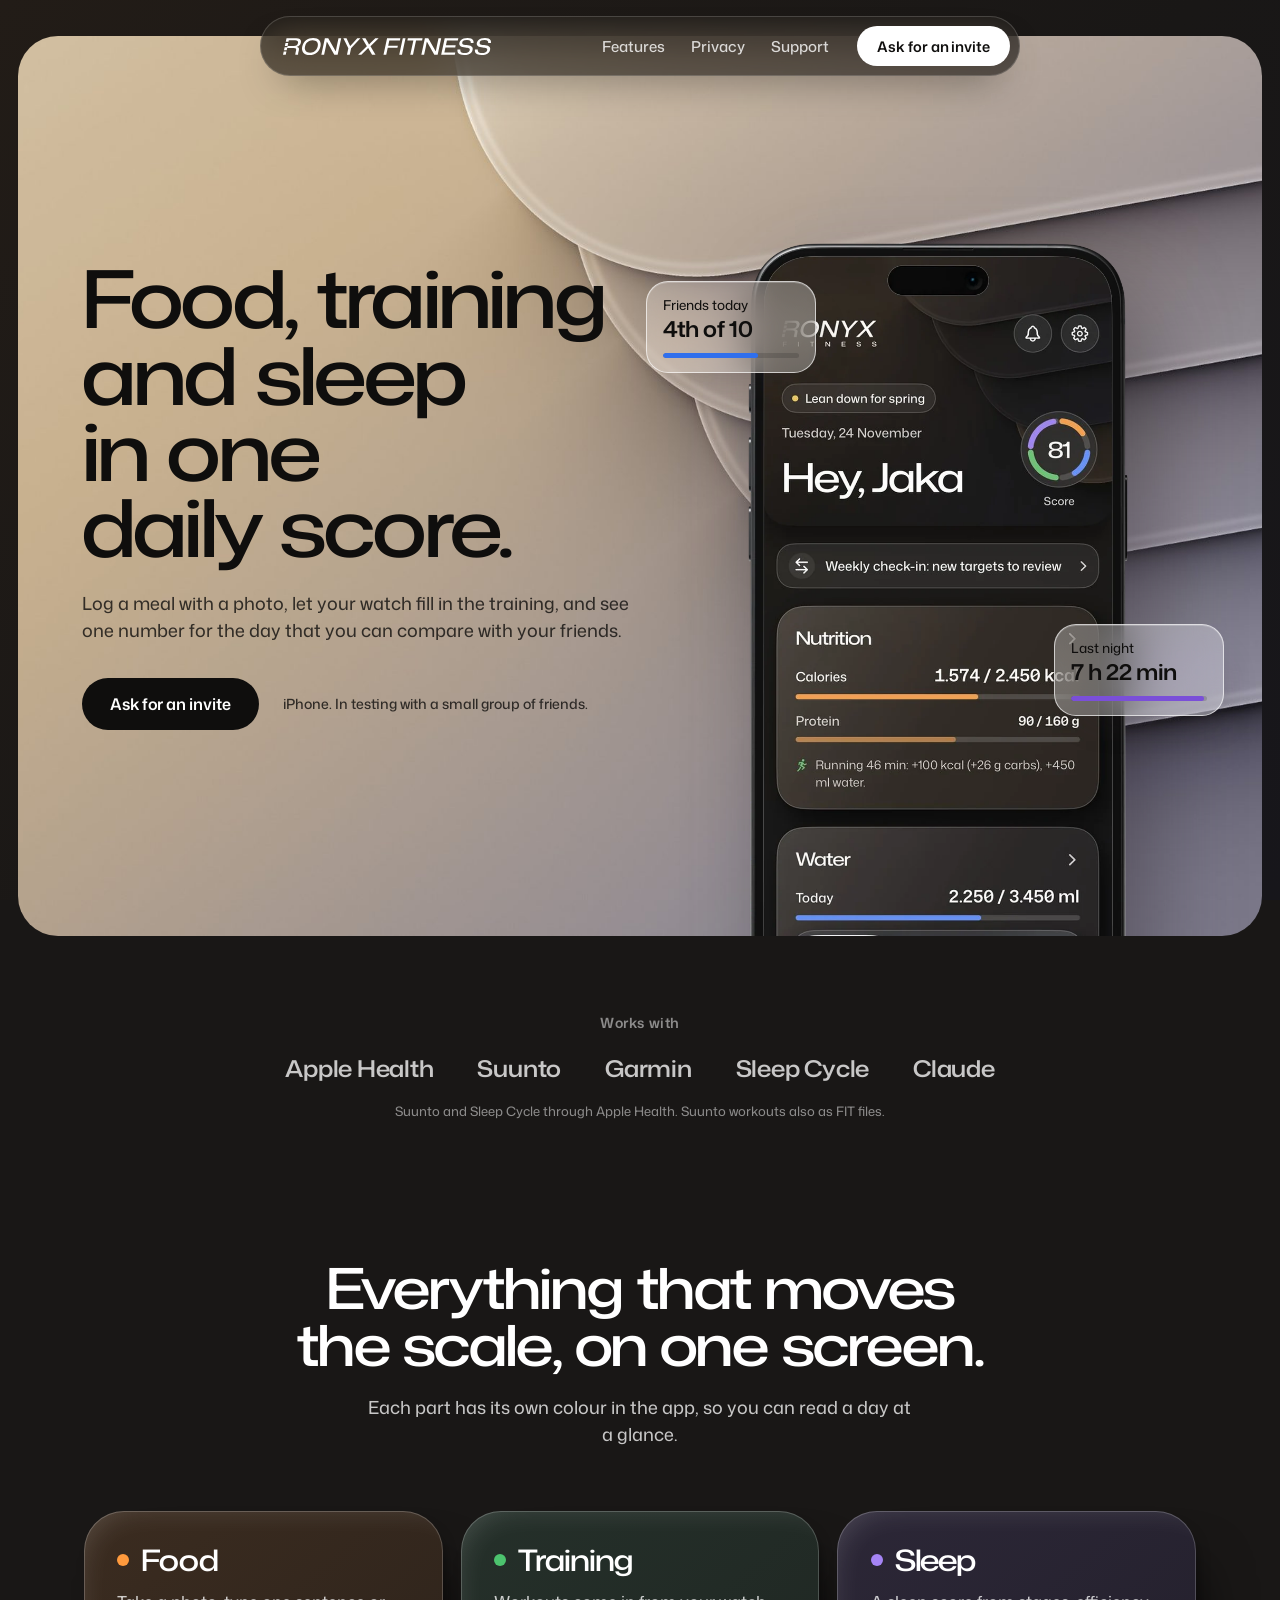
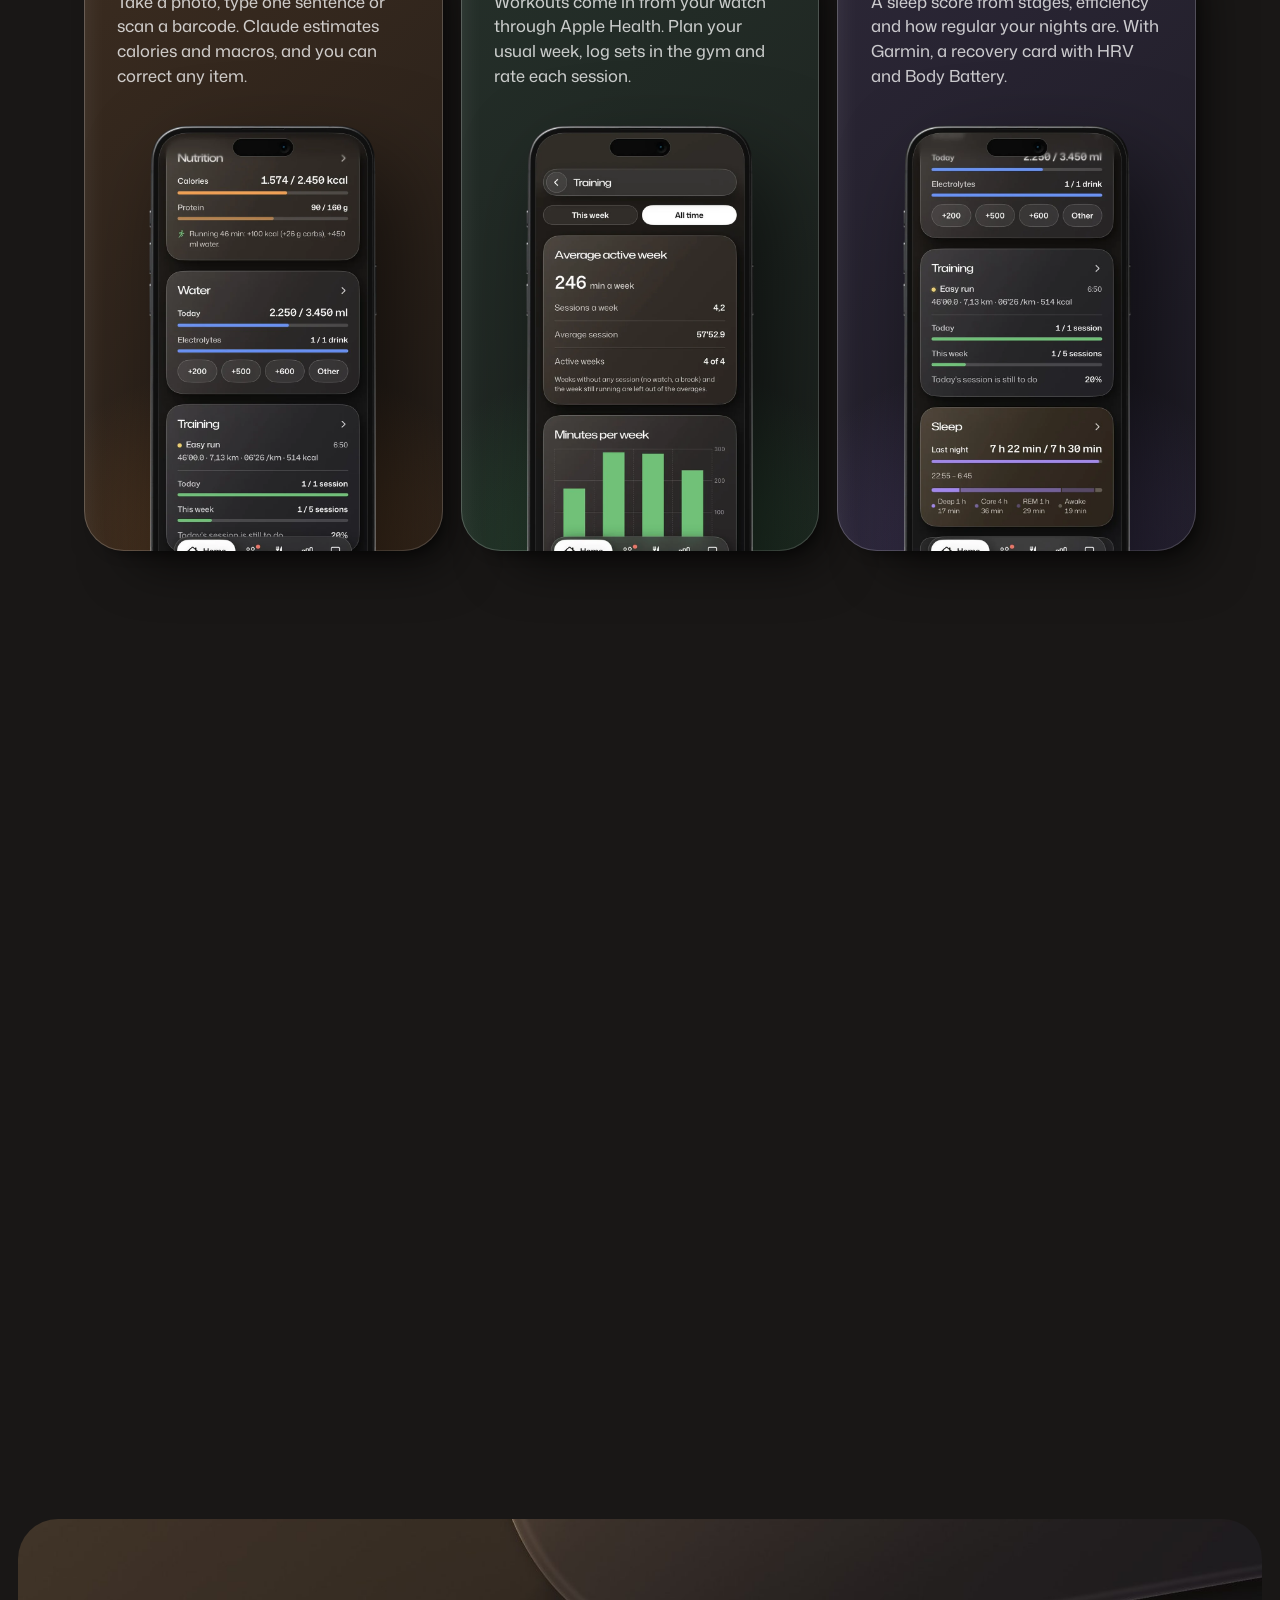
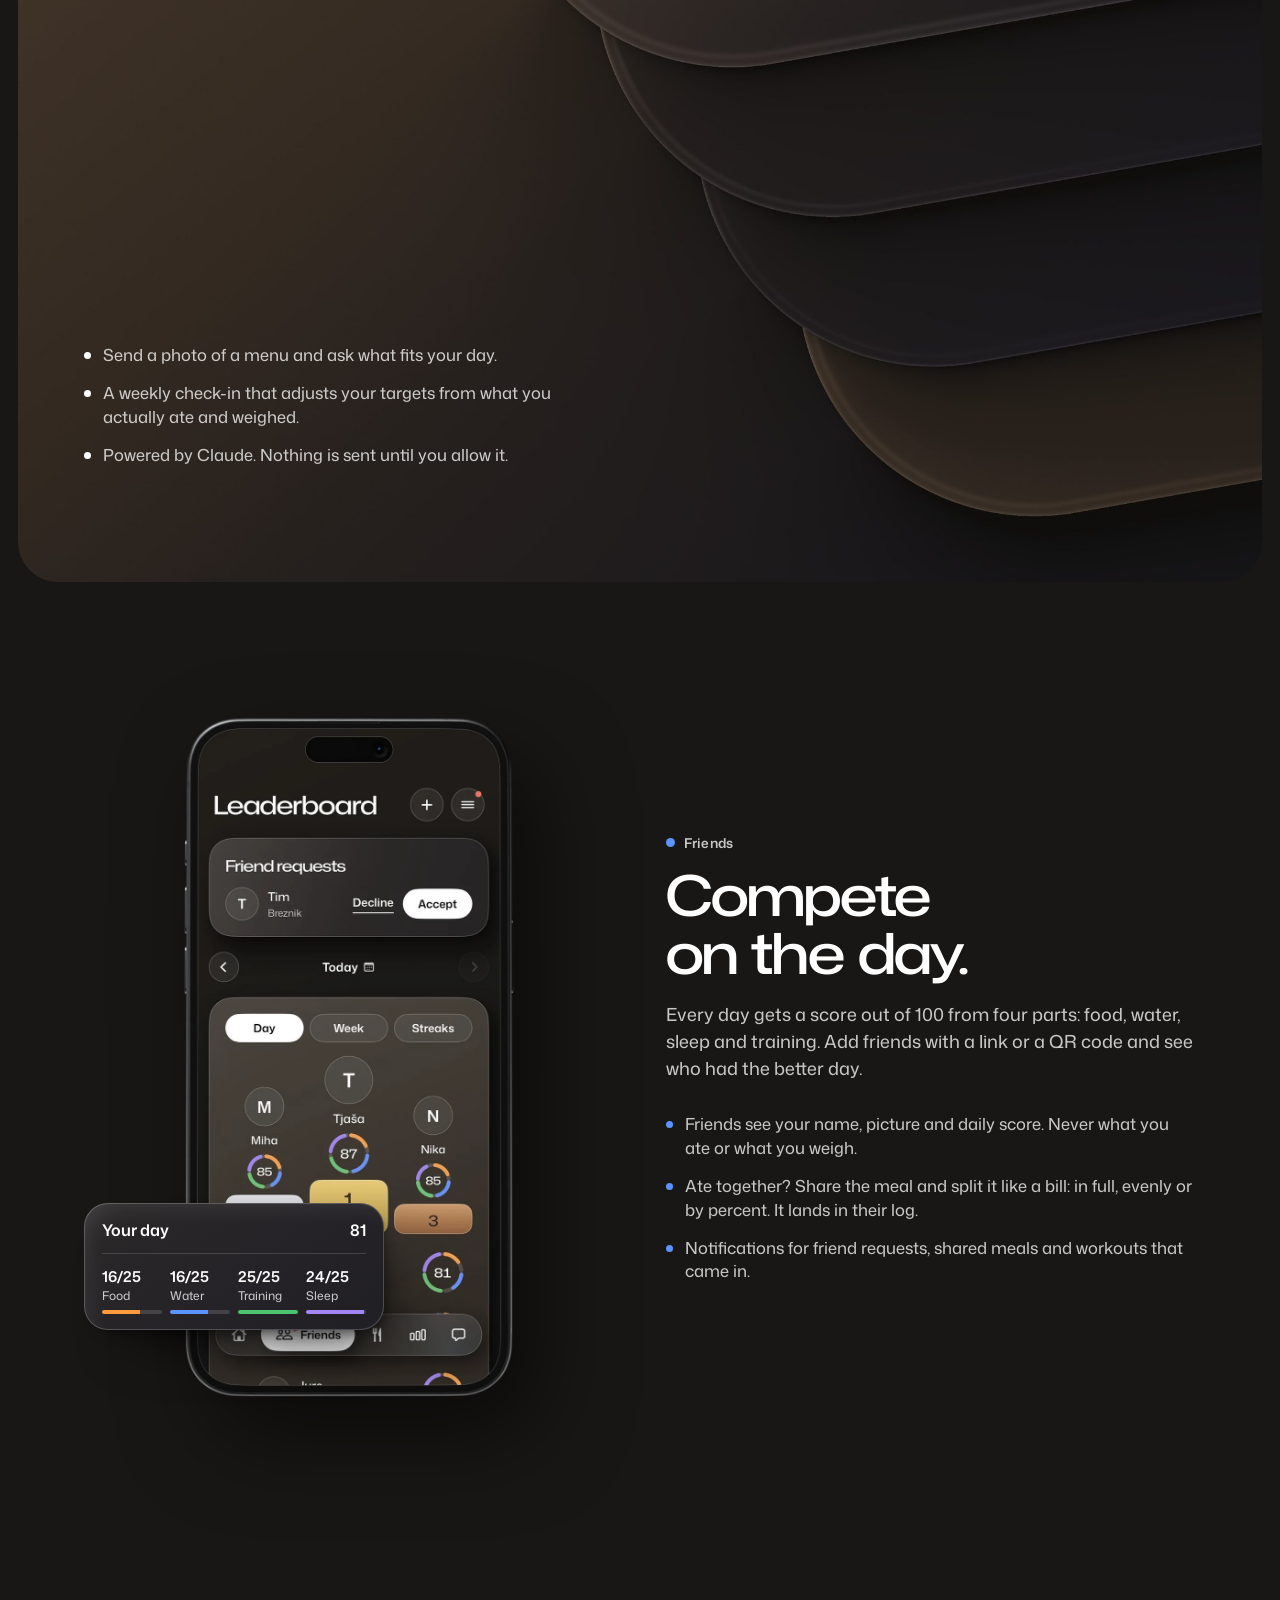
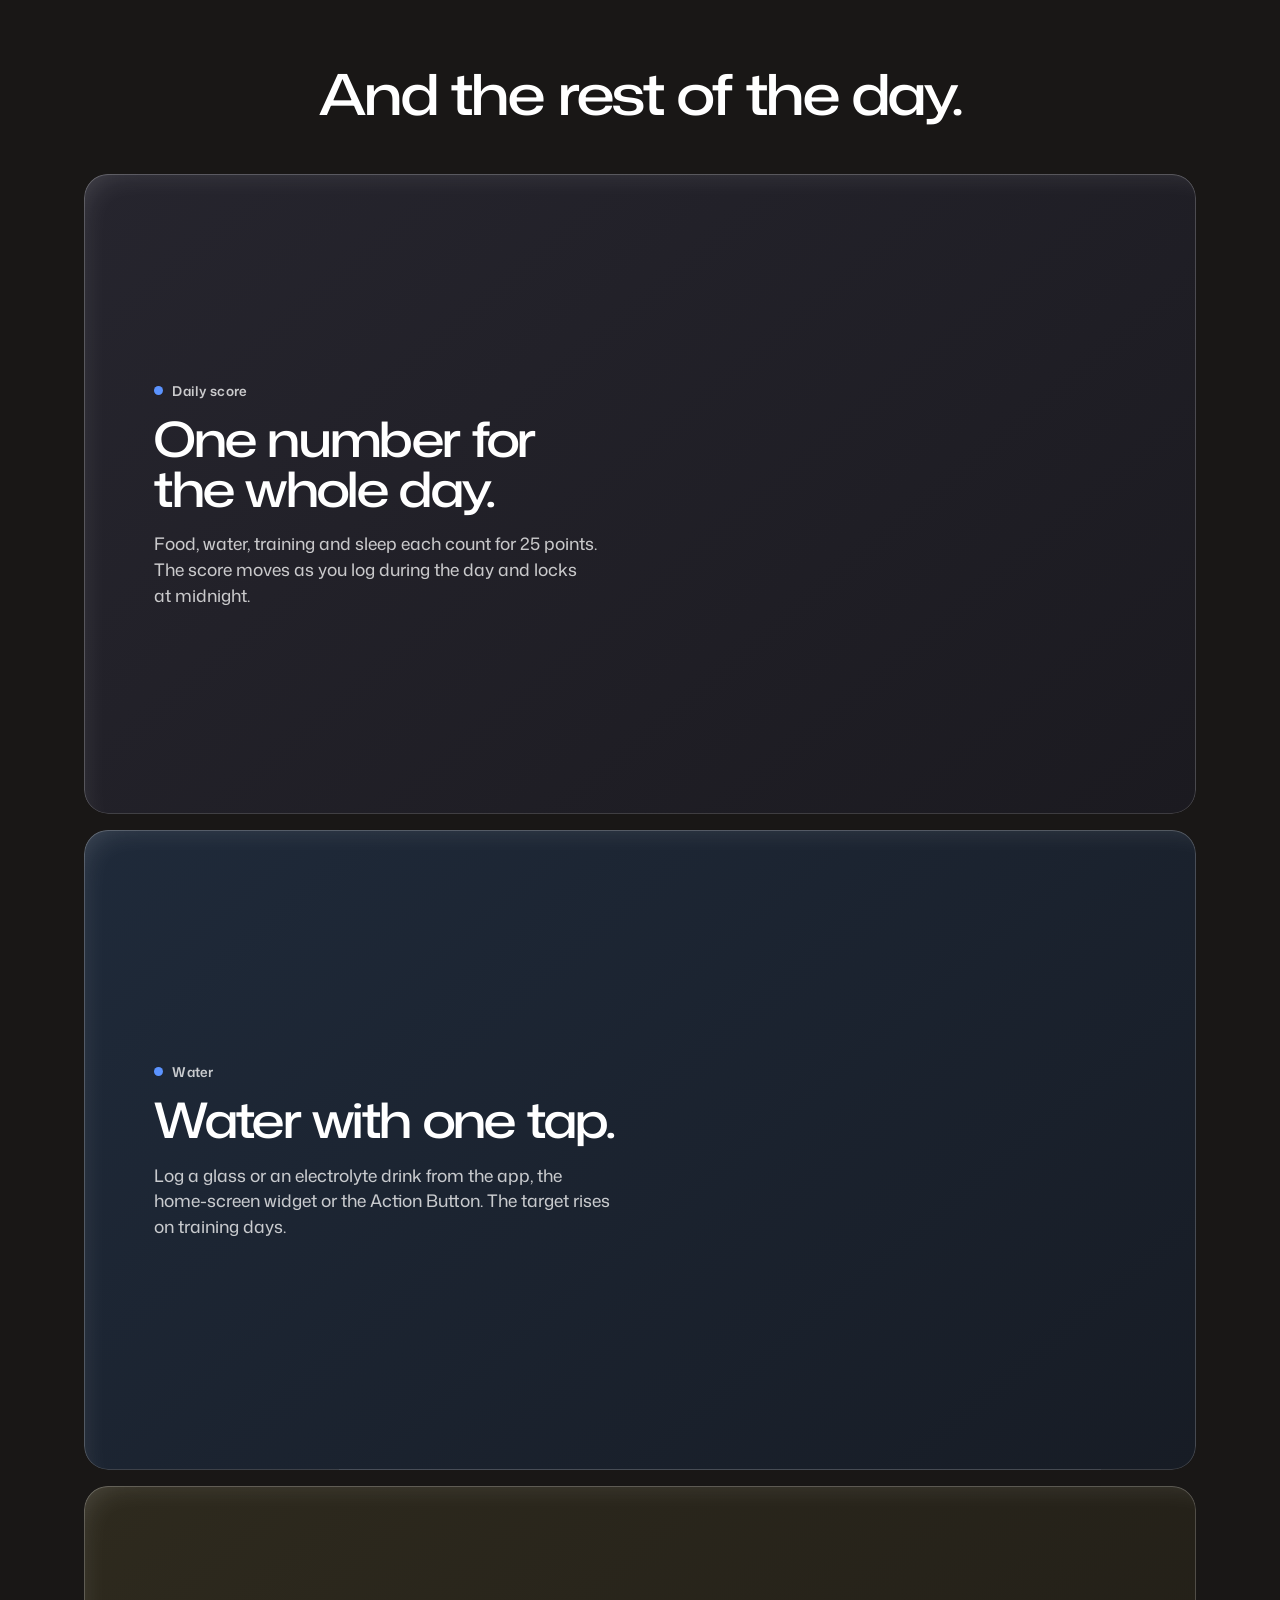
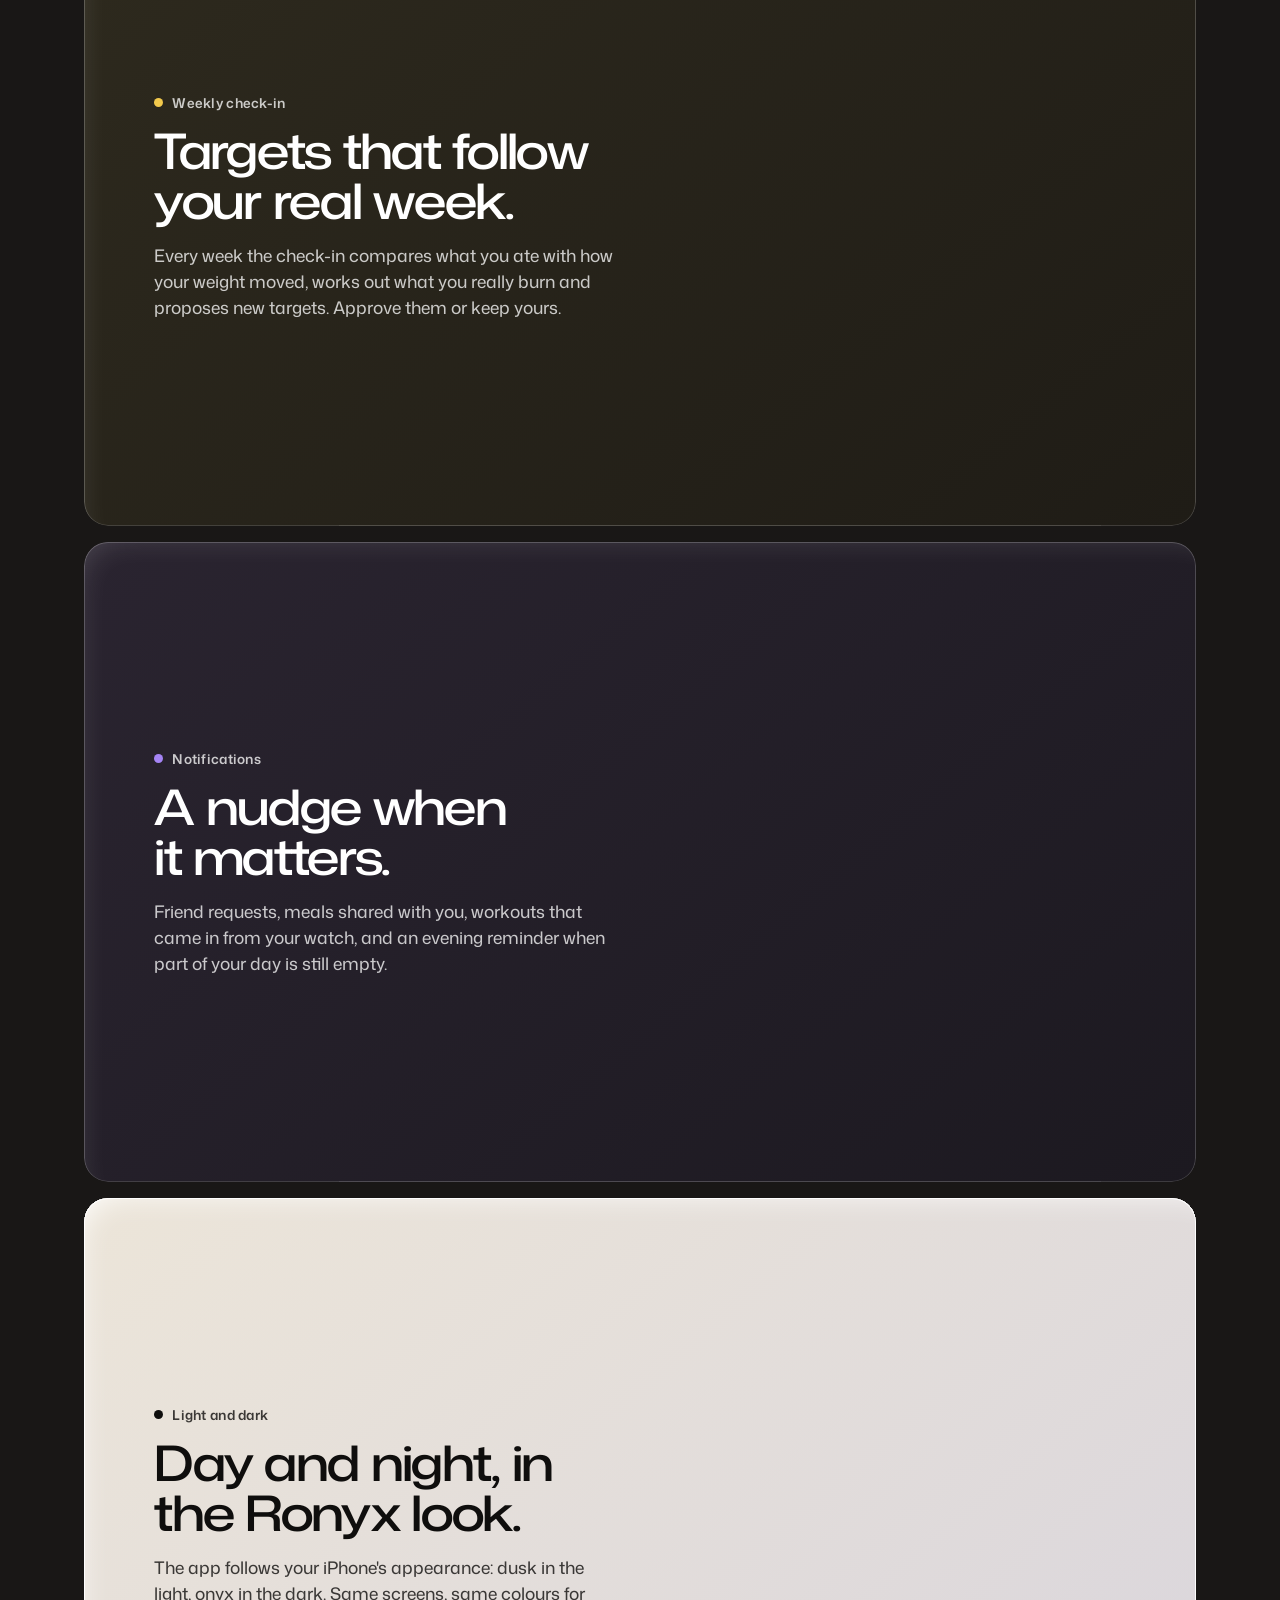
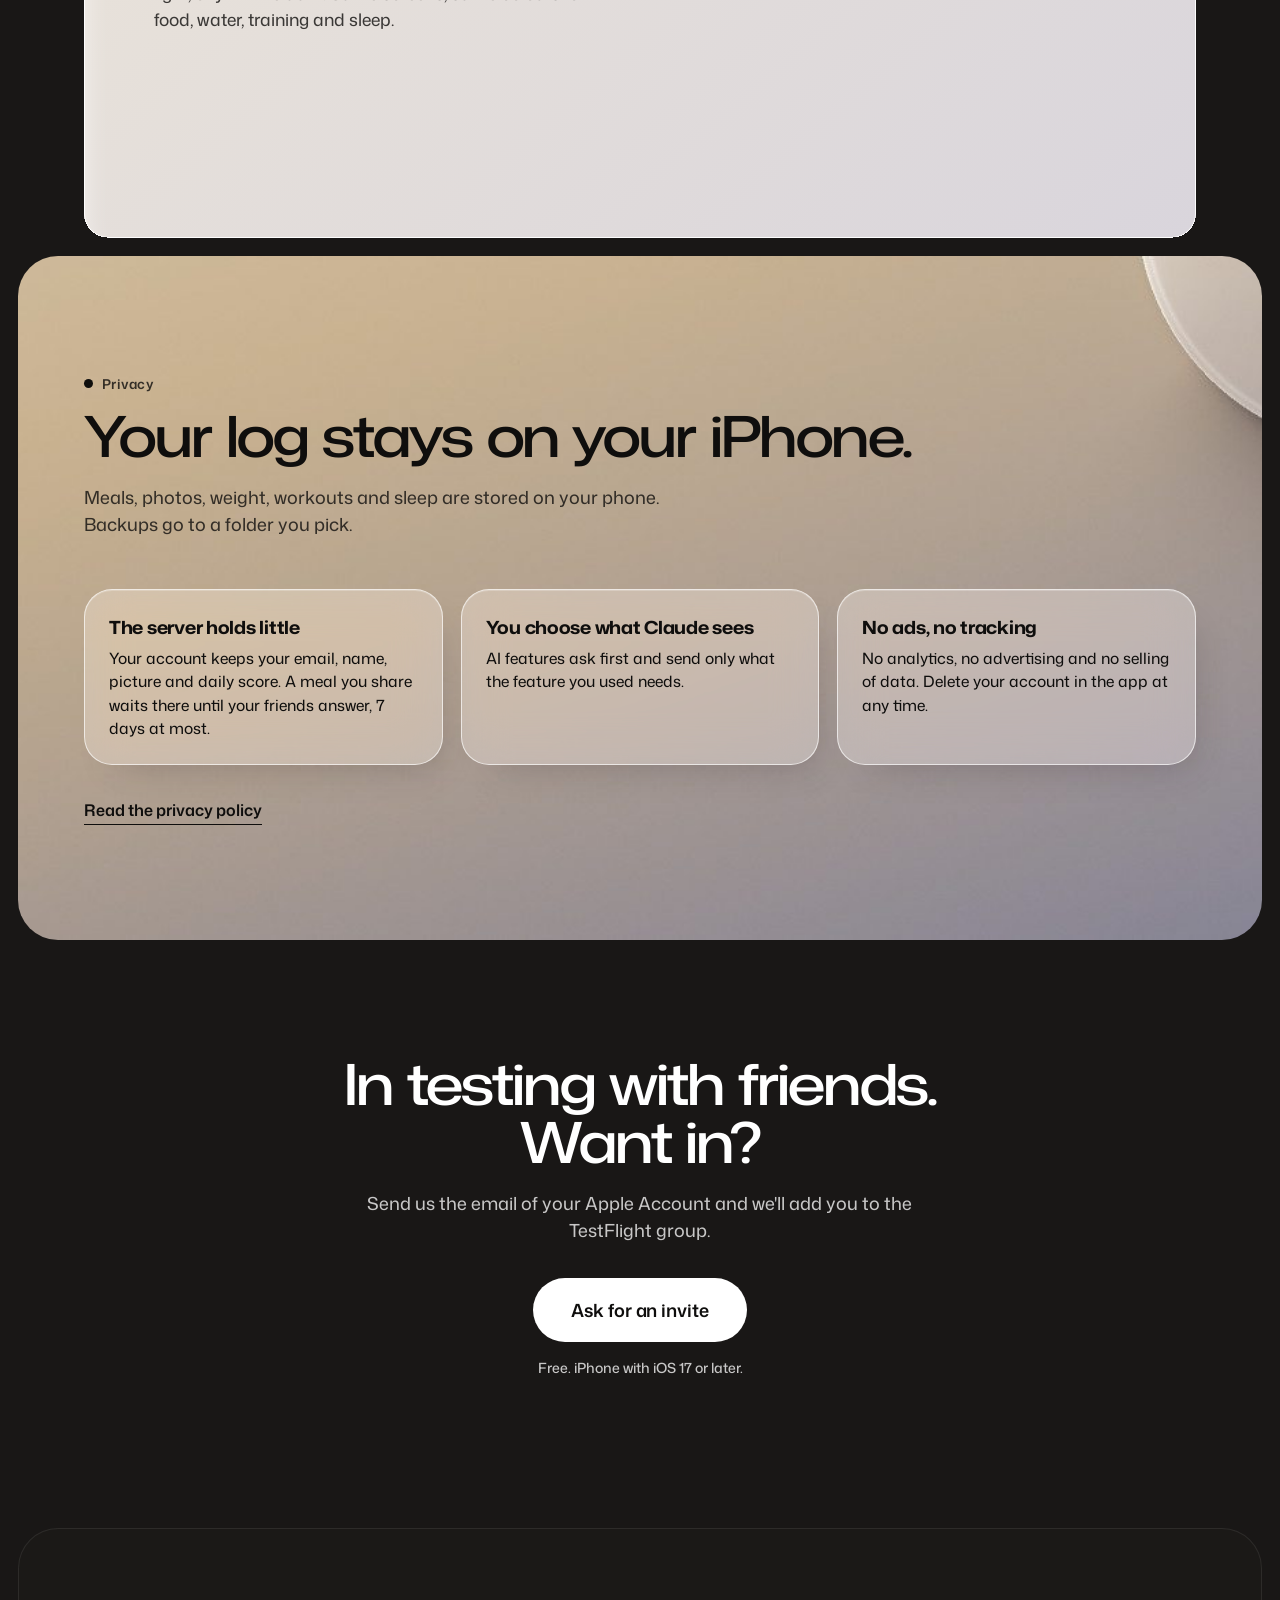
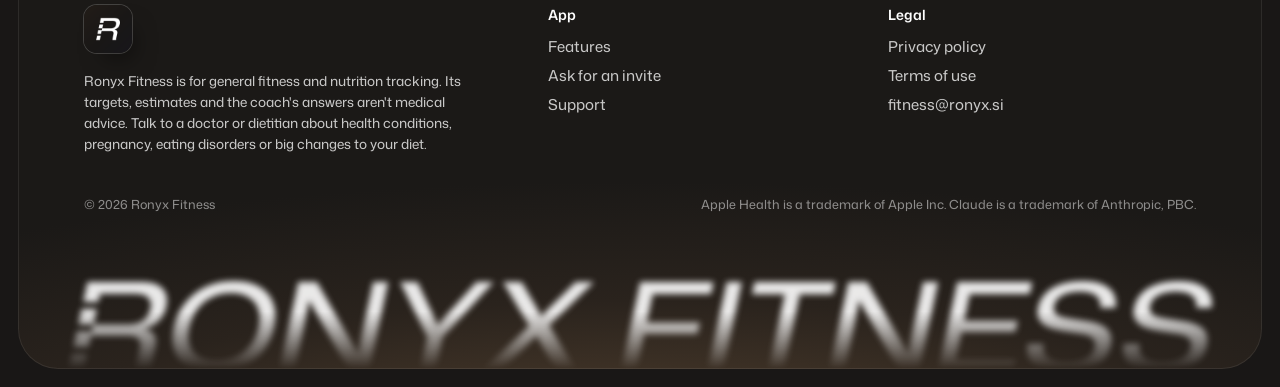
<file: index.html>
<!DOCTYPE html>
<html lang="en">
<head>
<meta charset="utf-8">
<meta name="viewport" content="width=device-width, initial-scale=1, viewport-fit=cover">
<title>Ronyx Fitness: food, training and sleep in one daily score</title>
<meta name="description" content="An iPhone app for food, water, training and sleep. Log a meal with a photo, let your watch fill in the training, get one daily score and compare it with friends.">
<meta name="theme-color" content="#191716">
<meta property="og:title" content="Ronyx Fitness">
<meta property="og:description" content="Food, training and sleep in one daily score. iPhone, in testing with friends.">
<meta property="og:image" content="https://fitness.ronyx.si/assets/img/hero-dusk.jpg">
<meta property="og:url" content="https://fitness.ronyx.si/">
<link rel="icon" type="image/png" href="assets/img/favicon.png">
<link rel="apple-touch-icon" href="assets/img/apple-touch-icon.png">
<link rel="preload" href="assets/fonts/mona-sans-latin.woff2" as="font" type="font/woff2" crossorigin>
<link rel="stylesheet" href="assets/css/site.css?v=7">
</head>
<body>

<nav class="nav" aria-label="Main">
  <a class="logo" href="./" aria-label="Ronyx Fitness home"><img src="assets/logo/ronyx-fitness-wordmark-horizontal-white.svg" alt="Ronyx Fitness" width="207" height="17"></a>
  <ul>
    <li><a href="#features">Features</a></li>
    <li><a href="privacy/">Privacy</a></li>
    <li><a href="support/">Support</a></li>
  </ul>
  <a class="btn small" href="mailto:fitness@ronyx.si?subject=Ronyx%20Fitness%20invite&amp;body=Hi%2C%0A%0AI%27d%20like%20to%20try%20Ronyx%20Fitness.%20The%20email%20of%20my%20Apple%20Account%20(for%20TestFlight)%20is%3A%20%0A%0AWho%20sent%20me%3A%20">Ask for an invite</a>
</nav>

<main>

  <!-- Hero: a dusk pane set into the onyx page -->
  <section class="band hero dusk">
    <div class="copy">
      <h1>Food, training and sleep in one daily score.</h1>
      <p class="lede">Log a meal with a photo, let your watch fill in the training, and see one number for the day that you can compare with your friends.</p>
      <div class="actions">
        <a class="btn" href="mailto:fitness@ronyx.si?subject=Ronyx%20Fitness%20invite&amp;body=Hi%2C%0A%0AI%27d%20like%20to%20try%20Ronyx%20Fitness.%20The%20email%20of%20my%20Apple%20Account%20(for%20TestFlight)%20is%3A%20%0A%0AWho%20sent%20me%3A%20">Ask for an invite</a>
        <span class="note">iPhone. In testing with a small group of friends.</span>
      </div>
    </div>
    <div class="stage" aria-hidden="true">
      <div class="chip glass a"><span>Friends today</span><b>4th of 10</b><span class="bar"><i style="--w:70%;--c:var(--water)"></i></span></div>
      <div class="chip glass b"><span>Last night</span><b>7 h 22 min</b><span class="bar"><i style="--w:98%;--c:var(--sleep)"></i></span></div>
      <div class="phone"><img src="assets/shots/today-phone.webp" alt="Ronyx Fitness home screen: daily score 81, calories and protein for today" width="720" height="1483" fetchpriority="high"></div>
    </div>
  </section>

  <!-- Works with -->
  <section class="works center" aria-label="Works with">
    <p>Works with</p>
    <ul>
      <li>Apple Health</li>
      <li>Suunto</li>
      <li>Garmin</li>
      <li>Sleep Cycle</li>
      <li>Claude</li>
    </ul>
    <small>Suunto and Sleep Cycle through Apple Health. Suunto workouts also as FIT files.</small>
  </section>

  <!-- Three areas -->
  <section id="features" class="center inner" style="padding-bottom:0">
    <h2>Everything that moves the scale, on one screen.</h2>
    <p class="lede">Each part has its own colour in the app, so you can read a day at a glance.</p>
    <div class="three" style="text-align:left">
      <article class="card pane food">
        <h3><i></i>Food</h3>
        <p>Take a photo, type one sentence or scan a barcode. Claude estimates calories and macros, and you can correct any item.</p>
        <div class="phone"><img src="assets/shots/home-mid-phone.webp" alt="Nutrition and water cards with today's calories, protein and water" width="720" height="1483" loading="lazy"></div>
      </article>
      <article class="card pane training">
        <h3><i></i>Training</h3>
        <p>Workouts come in from your watch through Apple Health. Plan your usual week, log sets in the gym and rate each session.</p>
        <div class="phone"><img src="assets/shots/training-all-phone.webp" alt="Training screen: average active week, sessions a week and minutes per week" width="720" height="1483" loading="lazy"></div>
      </article>
      <article class="card pane sleep">
        <h3><i></i>Sleep</h3>
        <p>A sleep score from stages, efficiency and how regular your nights are. With Garmin, a recovery card with HRV and Body Battery.</p>
        <div class="phone"><img src="assets/shots/home-low-phone.webp" alt="Training and sleep cards: last night 7 h 22 min with deep, core and REM sleep" width="720" height="1483" loading="lazy"></div>
      </article>
    </div>
  </section>

  <!-- Meal logging -->
  <section class="inner meal">
    <div class="feature">
      <div class="text">
        <span class="eyebrow" style="--c:var(--food)"><i></i>Food</span>
        <h2 style="margin-top:14px">A meal logged in one photo.</h2>
        <p class="lede">Point the camera at your plate. The estimate comes back in seconds, item by item, and the app learns the foods you eat often.</p>
        <ul>
          <li>Barcode and label scanning, with the app's own memory for products Open Food Facts doesn't know.</li>
          <li>A one-tap hidden-fat check after a photo estimate, for oil, butter and dressing the camera can't see.</li>
          <li>Had three croissants instead of one? Change the quantity and every number scales.</li>
          <li>Search every past meal to find the portion you had a few weeks ago.</li>
        </ul>
      </div>
      <div class="visual" aria-hidden="true">
        <div class="phone"><img src="assets/shots/food-phone.webp" alt="Food tab: day total ring with calories left, macros and meals" width="720" height="1483" loading="lazy"></div>
        <div class="float glass f1"><div class="t"><i></i>Chicken burrito bowl</div><div class="nums"><div><b>640</b><span>kcal</span></div><div><b>42 g</b><span>protein</span></div><div><b>68 g</b><span>carbs</span></div></div></div>
        <div class="float glass f2"><div class="t">How many</div><div class="stepper"><span>−</span><b>3x</b><span>+</span></div><div class="s">Croissant, 3x: 690 kcal</div></div>
        <div class="float glass f3" style="--c:var(--water)"><div class="t"><i></i>Hidden fat?</div><div class="s">Cooked in oil, or with a dressing? Add it with one tap.</div></div>
      </div>
    </div>
  </section>

  <!-- Coach -->
  <section class="band coach">
    <div class="inner">
      <div class="feature">
        <div class="text">
          <span class="eyebrow" style="--c:var(--white)"><i></i>Coach</span>
          <h2 style="margin-top:14px">A coach that has read your week.</h2>
          <p class="lede">Ask what to eat now, how training went or why your weight stalled. The coach sees your logged food, workouts, sleep and targets, remembers what it learns about you, and answers with your numbers and a chart when it helps.</p>
          <ul style="--c:var(--white)">
            <li>Send a photo of a menu and ask what fits your day.</li>
            <li>A weekly check-in that adjusts your targets from what you actually ate and weighed.</li>
            <li>Powered by Claude. Nothing is sent until you allow it.</li>
          </ul>
        </div>
        <div class="visual" aria-hidden="true">
          <div class="chat glass">
            <div class="bubble me">What should I eat tonight?</div>
            <div class="bubble ai">You're at 1,574 of 2,450 kcal and 90 of 160 g protein, with an easy run tomorrow morning. Go for about 700 kcal with 50 g protein: the salmon, potatoes and broccoli you had on Friday fits almost exactly.
              <div class="mini"><i style="--h:70%"></i><i style="--h:88%"></i><i style="--h:64%"></i><i style="--h:95%"></i><i style="--h:80%"></i><i style="--h:76%"></i><i class="today" style="--h:62%"></i></div>
            </div>
            <div class="ask glass"><span>Ask about your day</span><span>↑</span></div>
          </div>
        </div>
      </div>
    </div>
  </section>

  <!-- Friends -->
  <section class="inner friends">
    <div class="feature flip">
      <div class="text">
        <span class="eyebrow" style="--c:var(--water)"><i></i>Friends</span>
        <h2 style="margin-top:14px">Compete on the day.</h2>
        <p class="lede">Every day gets a score out of 100 from four parts: food, water, sleep and training. Add friends with a link or a QR code and see who had the better day.</p>
        <ul>
          <li>Friends see your name, picture and daily score. Never what you ate or what you weigh.</li>
          <li>Ate together? Share the meal and split it like a bill: in full, evenly or by percent. It lands in their log.</li>
          <li>Notifications for friend requests, shared meals and workouts that came in.</li>
        </ul>
      </div>
      <div class="visual" aria-hidden="true">
        <div class="phone"><img src="assets/shots/friends-phone.webp" alt="Leaderboard: Tjaša 87, Miha 85, Nika 85, you 81, with a friend request from Tim" width="720" height="1483" loading="lazy"></div>
        <div class="split pane" style="--a:var(--p3a);--b:var(--p3b)">
          <div class="t" style="font-weight:600;display:flex;justify-content:space-between"><span>Your day</span><span>81</span></div>
          <div class="parts">
            <div><b>16/25</b>Food<i style="--c:var(--food);--w:64%"></i></div>
            <div><b>16/25</b>Water<i style="--c:var(--water);--w:64%"></i></div>
            <div><b>25/25</b>Training<i style="--c:var(--training);--w:100%"></i></div>
            <div><b>24/25</b>Sleep<i style="--c:var(--sleep);--w:96%"></i></div>
          </div>
        </div>
      </div>
    </div>
  </section>

  <!-- And the rest of the day: panels scroll past a pinned phone; each panel
       clips its own phone, so the screen wipes over at the panel edge. -->
  <section class="story" aria-labelledby="story-title">
    <div class="inner center story-head"><h2 id="story-title">And the rest of the day.</h2></div>

    <article class="sp pane" style="--a:#26252e;--b:#1b1a20">
      <div class="sp-text">
        <span class="eyebrow" style="--c:var(--water)"><i></i>Daily score</span>
        <h3>One number for the whole day.</h3>
        <p>Food, water, training and sleep each count for 25 points. The score moves as you log during the day and locks at midnight.</p>
      </div>
      <div class="sp-fixed" aria-hidden="true">
        <div class="phone"><img src="assets/shots/score-phone.webp" alt="" width="720" height="1483" decoding="async"></div>
        <div class="float glass sp-chip"><div class="t">Live until midnight</div><div class="s">4th of 10 with friends today</div></div>
      </div>
    </article>

    <article class="sp pane" style="--a:#1f2a3a;--b:#171c25">
      <div class="sp-text">
        <span class="eyebrow" style="--c:var(--water)"><i></i>Water</span>
        <h3>Water with one tap.</h3>
        <p>Log a glass or an electrolyte drink from the app, the home-screen widget or the Action Button. The target rises on training days.</p>
      </div>
      <div class="sp-fixed" aria-hidden="true">
        <div class="phone"><img src="assets/shots/home-mid-phone.webp" alt="" width="720" height="1483" decoding="async"></div>
        <div class="float glass sp-chip" style="--c:var(--water)"><div class="t"><i></i>Running 46 min</div><div class="s">+450 ml added to today's target</div></div>
      </div>
    </article>

    <article class="sp pane" style="--a:#2e2a1e;--b:#1f1c16">
      <div class="sp-text">
        <span class="eyebrow" style="--c:var(--phase)"><i></i>Weekly check-in</span>
        <h3>Targets that follow your real week.</h3>
        <p>Every week the check-in compares what you ate with how your weight moved, works out what you really burn and proposes new targets. Approve them or keep yours.</p>
      </div>
      <div class="sp-fixed" aria-hidden="true">
        <div class="phone"><img src="assets/shots/checkin-phone.webp" alt="" width="720" height="1483" decoding="async"></div>
        <div class="float glass sp-chip" style="--c:var(--phase)"><div class="t"><i></i>Calories</div><div class="s">2,350 → 2,100 kcal a day</div></div>
      </div>
    </article>

    <article class="sp pane" style="--a:#2a2430;--b:#1c1920">
      <div class="sp-text">
        <span class="eyebrow" style="--c:var(--sleep)"><i></i>Notifications</span>
        <h3>A nudge when it matters.</h3>
        <p>Friend requests, meals shared with you, workouts that came in from your watch, and an evening reminder when part of your day is still empty.</p>
      </div>
      <div class="sp-fixed" aria-hidden="true">
        <div class="phone"><img src="assets/shots/inbox-phone.webp" alt="" width="720" height="1483" decoding="async"></div>
        <div class="float glass sp-chip" style="--c:var(--food)"><div class="t"><i></i>Finish your day</div><div class="s">An evening reminder when a part is still empty</div></div>
      </div>
    </article>

    <article class="sp pane dusk" style="--a:#ECE5D9;--b:#D9D5DC">
      <div class="sp-text">
        <span class="eyebrow" style="--c:var(--onyx)"><i></i>Light and dark</span>
        <h3>Day and night, in the Ronyx look.</h3>
        <p>The app follows your iPhone's appearance: dusk in the light, onyx in the dark. Same screens, same colours for food, water, training and sleep.</p>
      </div>
      <div class="sp-fixed" aria-hidden="true">
        <div class="phone"><img src="assets/shots/light-low-phone.webp" alt="" width="720" height="1483" decoding="async"></div>
        <div class="float glass sp-chip"><div class="t">Follows your iPhone</div><div class="s">Light and dark, switched by the system</div></div>
      </div>
    </article>
  </section>

  <!-- Privacy band: dusk -->
  <section class="band privacy-band dusk">
    <div class="inner">
      <span class="eyebrow" style="--c:var(--onyx)"><i></i>Privacy</span>
      <h2 style="margin-top:14px">Your log stays on your iPhone.</h2>
      <p class="lede">Meals, photos, weight, workouts and sleep are stored on your phone. Backups go to a folder you pick.</p>
      <ul class="facts">
        <li class="glass"><b>The server holds little</b>Your account keeps your email, name, picture and daily score. A meal you share waits there until your friends answer, 7 days at most.</li>
        <li class="glass"><b>You choose what Claude sees</b>AI features ask first and send only what the feature you used needs.</li>
        <li class="glass"><b>No ads, no tracking</b>No analytics, no advertising and no selling of data. Delete your account in the app at any time.</li>
      </ul>
      <a class="more-link" href="privacy/">Read the privacy policy</a>
    </div>
  </section>

  <!-- Closing -->
  <section class="inner cta">
    <h2>In testing with friends.<br>Want in?</h2>
    <p class="lede">Send us the email of your Apple Account and we'll add you to the TestFlight group.</p>
    <a class="btn big" href="mailto:fitness@ronyx.si?subject=Ronyx%20Fitness%20invite&amp;body=Hi%2C%0A%0AI%27d%20like%20to%20try%20Ronyx%20Fitness.%20The%20email%20of%20my%20Apple%20Account%20(for%20TestFlight)%20is%3A%20%0A%0AWho%20sent%20me%3A%20">Ask for an invite</a>
    <p class="note">Free. iPhone with iOS 17 or later.</p>
  </section>

</main>

<footer>
  <div class="cols">
    <div>
      <img class="mark" src="assets/img/app-icon.png" alt="" width="48" height="48">
      <p class="medical">Ronyx Fitness is for general fitness and nutrition tracking. Its targets, estimates and the coach's answers aren't medical advice. Talk to a doctor or dietitian about health conditions, pregnancy, eating disorders or big changes to your diet.</p>
    </div>
    <div>
      <h4>App</h4>
      <ul>
        <li><a href="#features">Features</a></li>
        <li><a href="mailto:fitness@ronyx.si?subject=Ronyx%20Fitness%20invite">Ask for an invite</a></li>
        <li><a href="support/">Support</a></li>
      </ul>
    </div>
    <div>
      <h4>Legal</h4>
      <ul>
        <li><a href="privacy/">Privacy policy</a></li>
        <li><a href="terms/">Terms of use</a></li>
        <li><a href="mailto:fitness@ronyx.si">fitness@ronyx.si</a></li>
      </ul>
    </div>
  </div>
  <div class="legal"><span>© 2026 Ronyx Fitness</span><span>Apple Health is a trademark of Apple Inc. Claude is a trademark of Anthropic, PBC.</span></div>
  <div class="giant" aria-hidden="true"><img src="assets/logo/ronyx-fitness-wordmark-horizontal-white.svg" alt="" width="1475" height="121"></div>
</footer>

<script src="assets/js/site.js?v=4" defer></script>
</body>
</html>
</file>
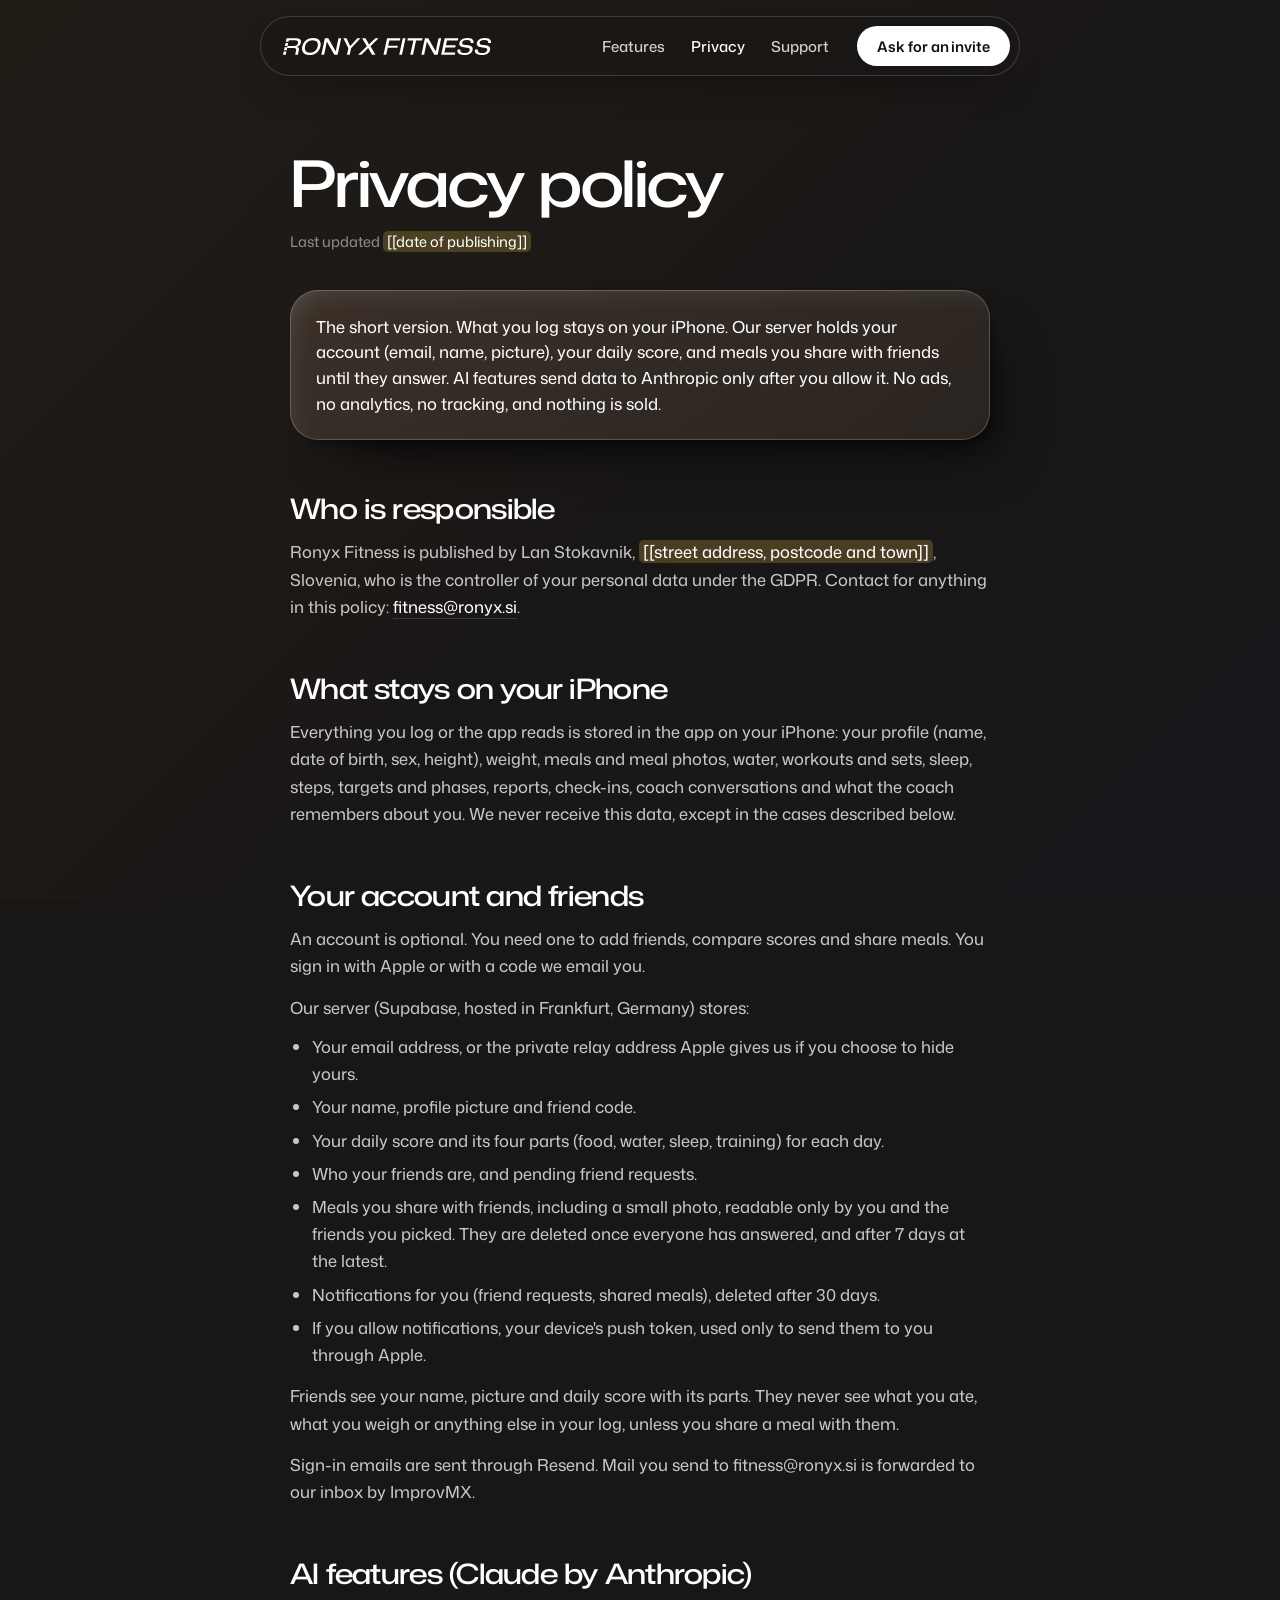
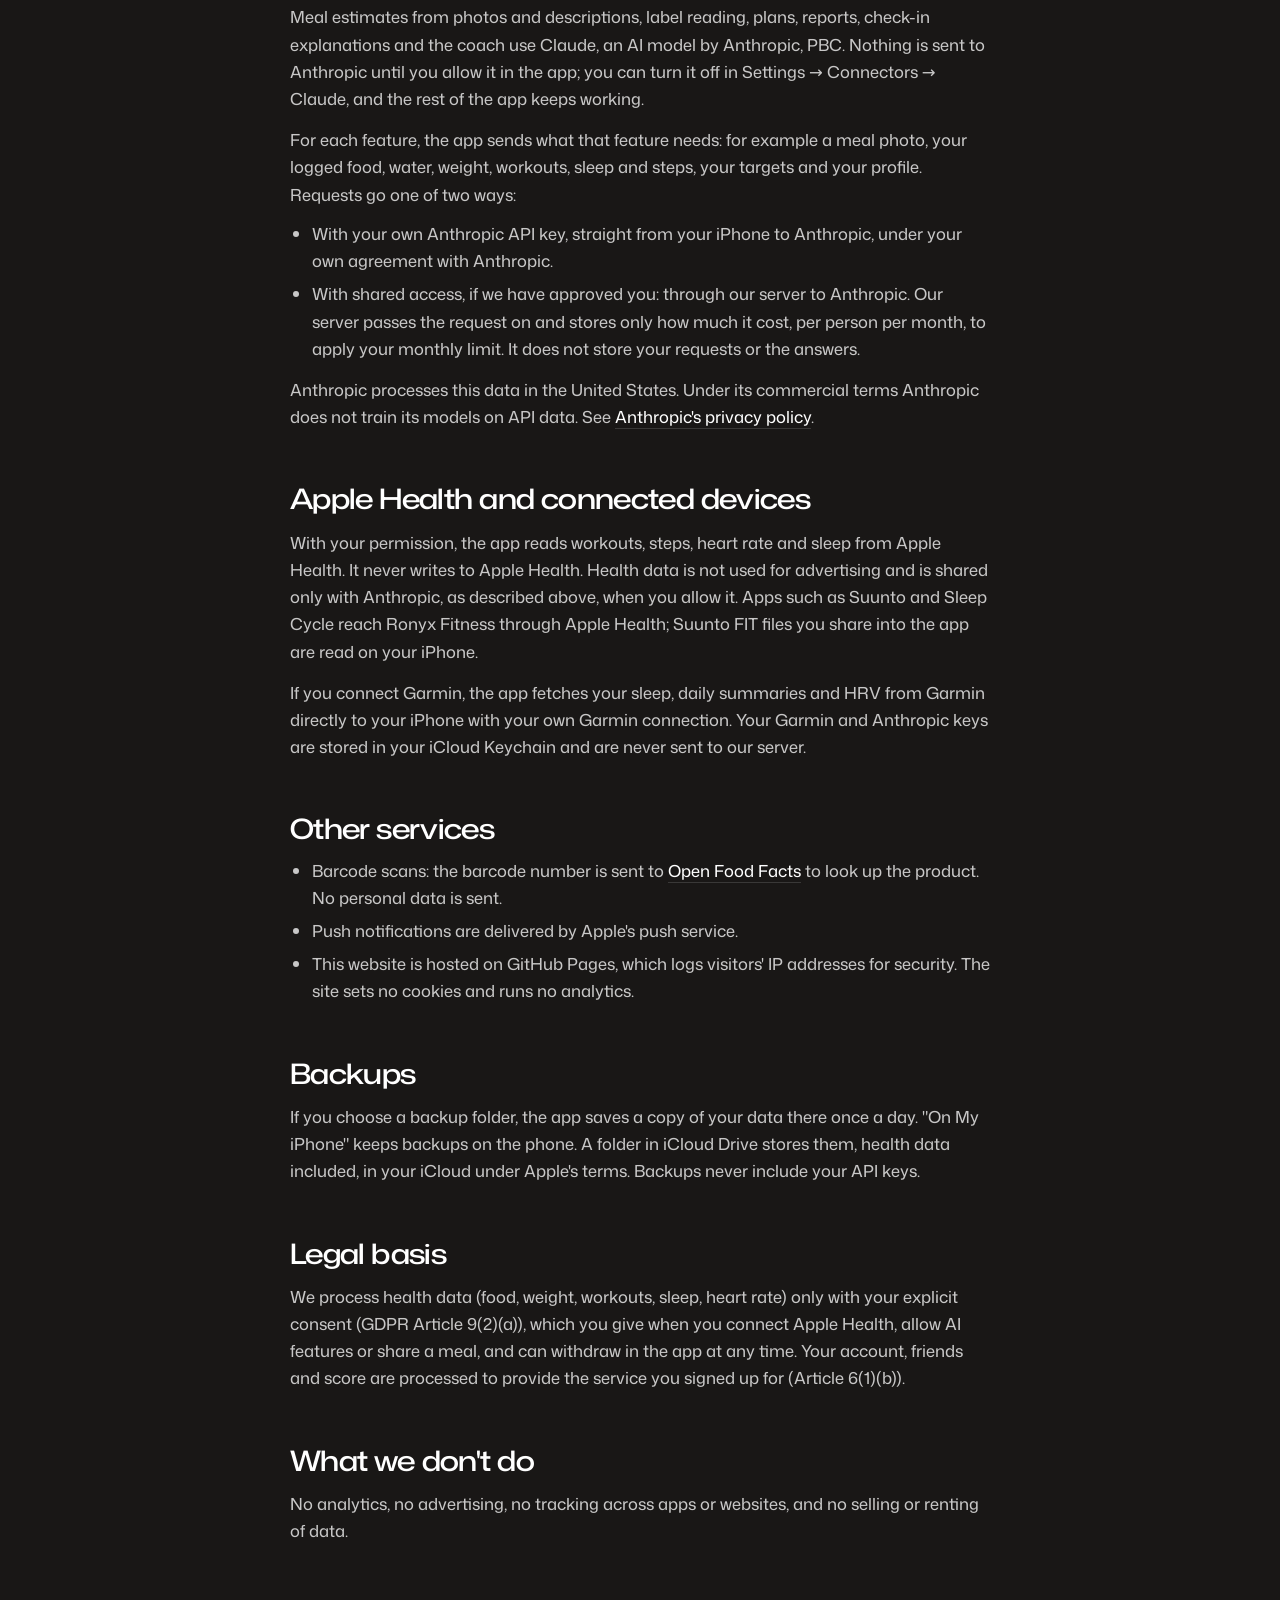
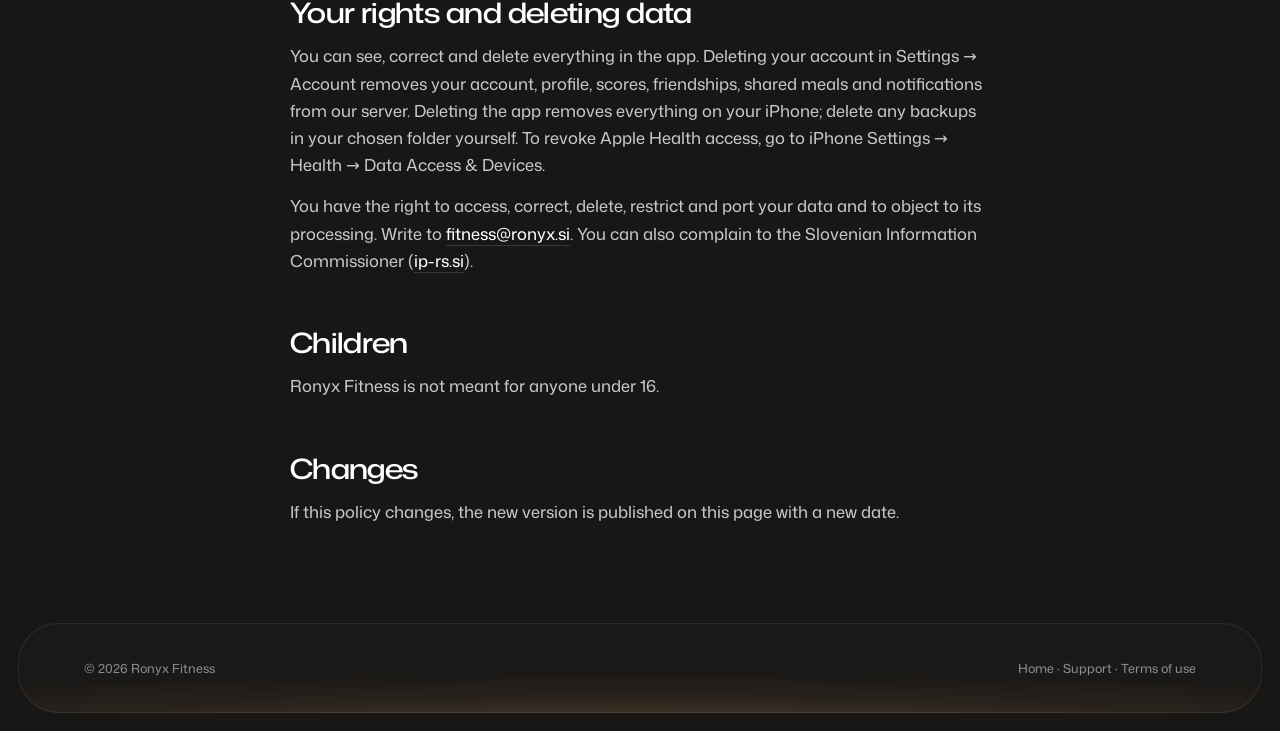
<file: privacy/index.html>
<!DOCTYPE html>
<html lang="en">
<head>
<meta charset="utf-8">
<meta name="viewport" content="width=device-width, initial-scale=1, viewport-fit=cover">
<title>Privacy policy · Ronyx Fitness</title>
<meta name="description" content="What Ronyx Fitness does with your data: what stays on your iPhone, what goes to our server, and what goes to Anthropic, Apple and Garmin.">
<meta name="theme-color" content="#191716">
<link rel="icon" type="image/png" href="../assets/img/favicon.png">
<link rel="apple-touch-icon" href="../assets/img/apple-touch-icon.png">
<link rel="stylesheet" href="../assets/css/site.css?v=7">
</head>
<body>

<nav class="nav" aria-label="Main">
  <a class="logo" href="../" aria-label="Ronyx Fitness home"><img src="../assets/logo/ronyx-fitness-wordmark-horizontal-white.svg" alt="Ronyx Fitness" width="207" height="17"></a>
  <ul>
    <li><a href="../#features">Features</a></li>
    <li><a href="./" aria-current="page">Privacy</a></li>
    <li><a href="../support/">Support</a></li>
  </ul>
  <a class="btn small" href="mailto:fitness@ronyx.si?subject=Ronyx%20Fitness%20invite">Ask for an invite</a>
</nav>

<main class="doc">
  <h1>Privacy policy</h1>
  <p class="meta">Last updated <mark class="check">[[date of publishing]]</mark></p>

  <div class="summary pane">
    The short version. What you log stays on your iPhone. Our server holds your account (email, name, picture), your daily score, and meals you share with friends until they answer. AI features send data to Anthropic only after you allow it. No ads, no analytics, no tracking, and nothing is sold.
  </div>

  <h2>Who is responsible</h2>
  <p>Ronyx Fitness is published by Lan Stokavnik, <mark class="check">[[street address, postcode and town]]</mark>, Slovenia, who is the controller of your personal data under the GDPR. Contact for anything in this policy: <a href="mailto:fitness@ronyx.si">fitness@ronyx.si</a>.</p>

  <h2>What stays on your iPhone</h2>
  <p>Everything you log or the app reads is stored in the app on your iPhone: your profile (name, date of birth, sex, height), weight, meals and meal photos, water, workouts and sets, sleep, steps, targets and phases, reports, check-ins, coach conversations and what the coach remembers about you. We never receive this data, except in the cases described below.</p>

  <h2>Your account and friends</h2>
  <p>An account is optional. You need one to add friends, compare scores and share meals. You sign in with Apple or with a code we email you.</p>
  <p>Our server (Supabase, hosted in Frankfurt, Germany) stores:</p>
  <ul>
    <li>Your email address, or the private relay address Apple gives us if you choose to hide yours.</li>
    <li>Your name, profile picture and friend code.</li>
    <li>Your daily score and its four parts (food, water, sleep, training) for each day.</li>
    <li>Who your friends are, and pending friend requests.</li>
    <li>Meals you share with friends, including a small photo, readable only by you and the friends you picked. They are deleted once everyone has answered, and after 7 days at the latest.</li>
    <li>Notifications for you (friend requests, shared meals), deleted after 30 days.</li>
    <li>If you allow notifications, your device's push token, used only to send them to you through Apple.</li>
  </ul>
  <p>Friends see your name, picture and daily score with its parts. They never see what you ate, what you weigh or anything else in your log, unless you share a meal with them.</p>
  <p>Sign-in emails are sent through Resend. Mail you send to fitness@ronyx.si is forwarded to our inbox by ImprovMX.</p>

  <h2>AI features (Claude by Anthropic)</h2>
  <p>Meal estimates from photos and descriptions, label reading, plans, reports, check-in explanations and the coach use Claude, an AI model by Anthropic, PBC. Nothing is sent to Anthropic until you allow it in the app; you can turn it off in Settings → Connectors → Claude, and the rest of the app keeps working.</p>
  <p>For each feature, the app sends what that feature needs: for example a meal photo, your logged food, water, weight, workouts, sleep and steps, your targets and your profile. Requests go one of two ways:</p>
  <ul>
    <li>With your own Anthropic API key, straight from your iPhone to Anthropic, under your own agreement with Anthropic.</li>
    <li>With shared access, if we have approved you: through our server to Anthropic. Our server passes the request on and stores only how much it cost, per person per month, to apply your monthly limit. It does not store your requests or the answers.</li>
  </ul>
  <p>Anthropic processes this data in the United States. Under its commercial terms Anthropic does not train its models on API data. See <a href="https://www.anthropic.com/legal/privacy">Anthropic's privacy policy</a>.</p>

  <h2>Apple Health and connected devices</h2>
  <p>With your permission, the app reads workouts, steps, heart rate and sleep from Apple Health. It never writes to Apple Health. Health data is not used for advertising and is shared only with Anthropic, as described above, when you allow it. Apps such as Suunto and Sleep Cycle reach Ronyx Fitness through Apple Health; Suunto FIT files you share into the app are read on your iPhone.</p>
  <p>If you connect Garmin, the app fetches your sleep, daily summaries and HRV from Garmin directly to your iPhone with your own Garmin connection. Your Garmin and Anthropic keys are stored in your iCloud Keychain and are never sent to our server.</p>

  <h2>Other services</h2>
  <ul>
    <li>Barcode scans: the barcode number is sent to <a href="https://openfoodfacts.org">Open Food Facts</a> to look up the product. No personal data is sent.</li>
    <li>Push notifications are delivered by Apple's push service.</li>
    <li>This website is hosted on GitHub Pages, which logs visitors' IP addresses for security. The site sets no cookies and runs no analytics.</li>
  </ul>

  <h2>Backups</h2>
  <p>If you choose a backup folder, the app saves a copy of your data there once a day. "On My iPhone" keeps backups on the phone. A folder in iCloud Drive stores them, health data included, in your iCloud under Apple's terms. Backups never include your API keys.</p>

  <h2>Legal basis</h2>
  <p>We process health data (food, weight, workouts, sleep, heart rate) only with your explicit consent (GDPR Article 9(2)(a)), which you give when you connect Apple Health, allow AI features or share a meal, and can withdraw in the app at any time. Your account, friends and score are processed to provide the service you signed up for (Article 6(1)(b)).</p>

  <h2>What we don't do</h2>
  <p>No analytics, no advertising, no tracking across apps or websites, and no selling or renting of data.</p>

  <h2>Your rights and deleting data</h2>
  <p>You can see, correct and delete everything in the app. Deleting your account in Settings → Account removes your account, profile, scores, friendships, shared meals and notifications from our server. Deleting the app removes everything on your iPhone; delete any backups in your chosen folder yourself. To revoke Apple Health access, go to iPhone Settings → Health → Data Access &amp; Devices.</p>
  <p>You have the right to access, correct, delete, restrict and port your data and to object to its processing. Write to <a href="mailto:fitness@ronyx.si">fitness@ronyx.si</a>. You can also complain to the Slovenian Information Commissioner (<a href="https://www.ip-rs.si">ip-rs.si</a>).</p>

  <h2>Children</h2>
  <p>Ronyx Fitness is not meant for anyone under 16.</p>

  <h2>Changes</h2>
  <p>If this policy changes, the new version is published on this page with a new date.</p>
</main>

<footer>
  <div class="legal" style="padding-top:36px;padding-bottom:36px;margin-top:0"><span>© 2026 Ronyx Fitness</span><span><a href="../">Home</a> · <a href="../support/">Support</a> · <a href="../terms/">Terms of use</a></span></div>
</footer>

</body>
</html>
</file>
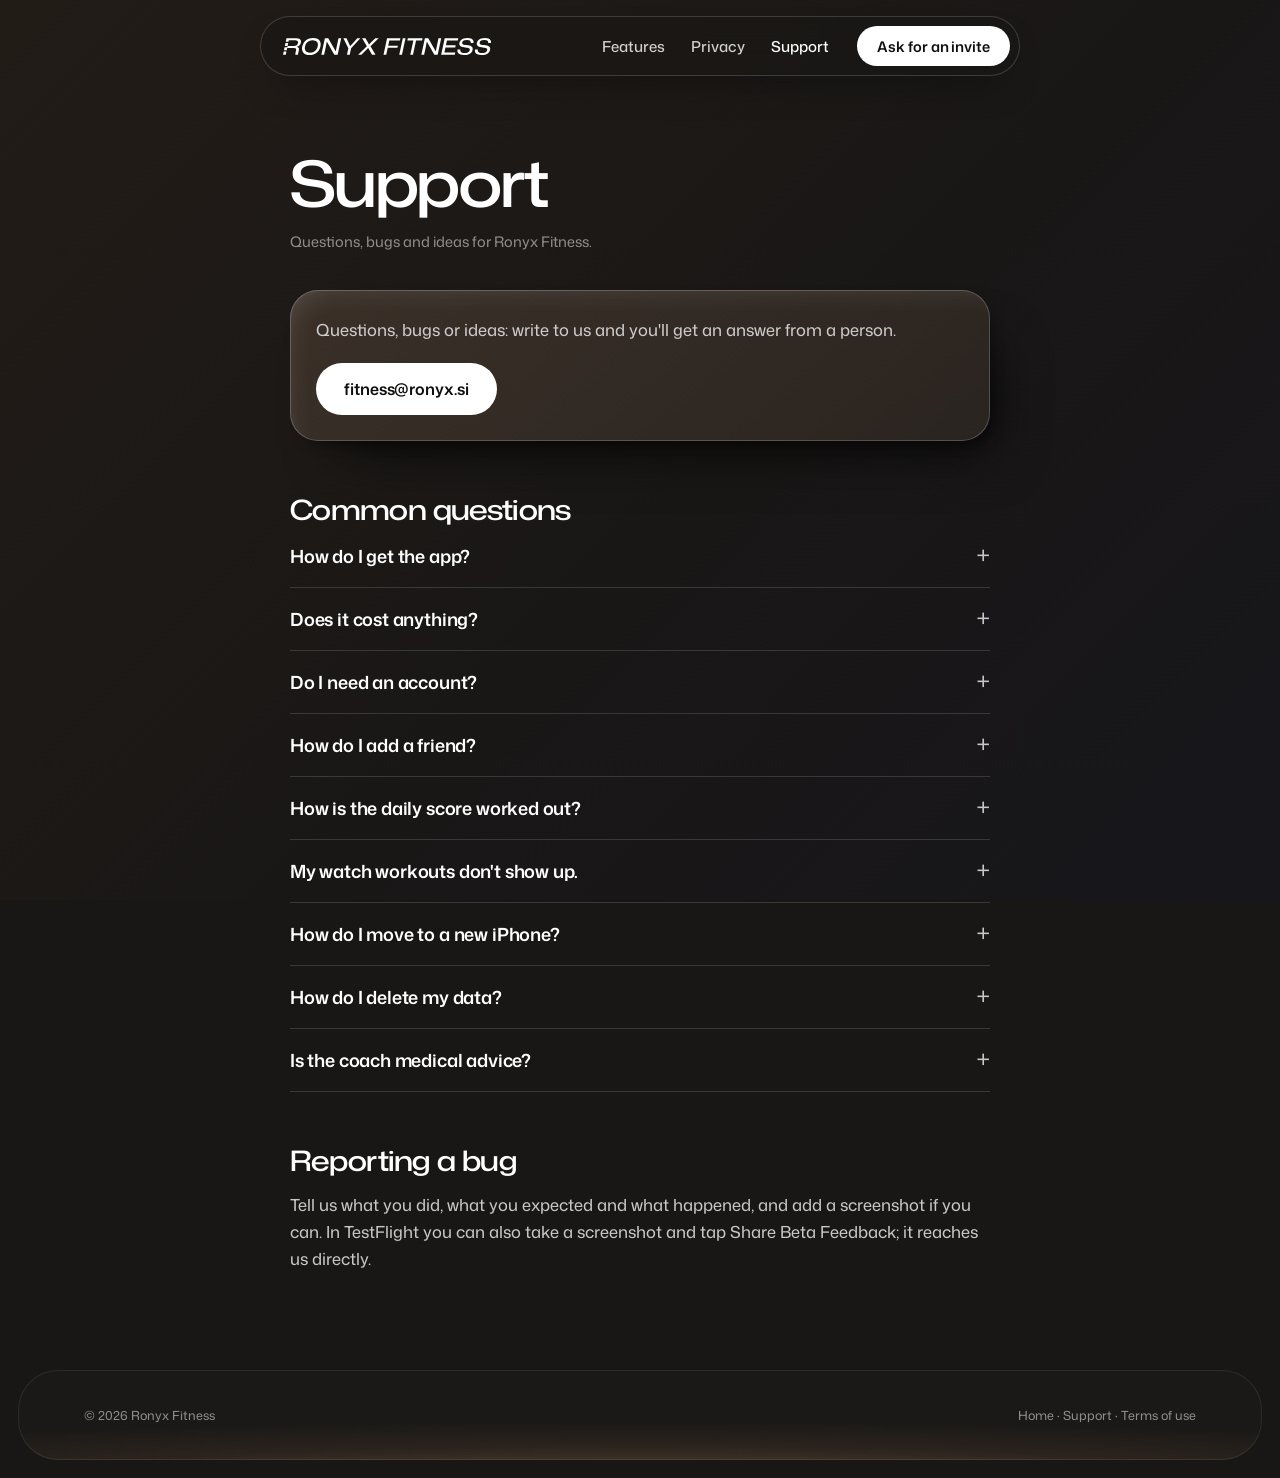
<file: support/index.html>
<!DOCTYPE html>
<html lang="en">
<head>
<meta charset="utf-8">
<meta name="viewport" content="width=device-width, initial-scale=1, viewport-fit=cover">
<title>Support · Ronyx Fitness</title>
<meta name="description" content="Help with Ronyx Fitness: invites, accounts, friends, the daily score, backups and deleting data.">
<meta name="theme-color" content="#191716">
<link rel="icon" type="image/png" href="../assets/img/favicon.png">
<link rel="apple-touch-icon" href="../assets/img/apple-touch-icon.png">
<link rel="stylesheet" href="../assets/css/site.css?v=7">
</head>
<body>

<nav class="nav" aria-label="Main">
  <a class="logo" href="../" aria-label="Ronyx Fitness home"><img src="../assets/logo/ronyx-fitness-wordmark-horizontal-white.svg" alt="Ronyx Fitness" width="207" height="17"></a>
  <ul>
    <li><a href="../#features">Features</a></li>
    <li><a href="../privacy/">Privacy</a></li>
    <li><a href="./" aria-current="page">Support</a></li>
  </ul>
  <a class="btn small" href="mailto:fitness@ronyx.si?subject=Ronyx%20Fitness%20invite">Ask for an invite</a>
</nav>

<main class="doc">
  <h1>Support</h1>
  <p class="meta">Questions, bugs and ideas for Ronyx Fitness.</p>

  <div class="contact pane">
    <p>Questions, bugs or ideas: write to us and you'll get an answer from a person.</p>
    <a class="btn" href="mailto:fitness@ronyx.si?subject=Ronyx%20Fitness%20support">fitness@ronyx.si</a>
  </div>

  <h2>Common questions</h2>
  <div class="faq">
    <details><summary>How do I get the app?</summary>
      <p>Ronyx Fitness is in testing with a small group of friends through TestFlight. <a href="mailto:fitness@ronyx.si?subject=Ronyx%20Fitness%20invite">Ask for an invite</a> with the email of your Apple Account and we'll add you. You need an iPhone with iOS 17 or later.</p></details>
    <details><summary>Does it cost anything?</summary>
      <p>No. The app is free. AI features use Claude: either with your own Anthropic API key, which Anthropic bills you for, or with shared access if we've approved you, which comes with a monthly limit.</p></details>
    <details><summary>Do I need an account?</summary>
      <p>Only for friends: comparing daily scores and sharing meals. Everything else works without one. Sign in with Apple or with a code we email you, in Settings → Account.</p></details>
    <details><summary>How do I add a friend?</summary>
      <p>Open the Friends tab and share your link, show your QR code, or type your friend's code. They accept the request and you both see each other's daily score.</p></details>
    <details><summary>How is the daily score worked out?</summary>
      <p>It's a score out of 100 from four parts: food against your targets, water, sleep and training against your plan. <mark class="check">[[A part you haven't set up is left out rather than counted as zero, and a day with nothing logged shows no score.]]</mark></p></details>
    <details><summary>My watch workouts don't show up.</summary>
      <p>Check that Apple Health is connected in Settings → Apple Health, and that your watch app writes workouts to Apple Health (in the Suunto or Garmin app, look for Apple Health in its settings). Suunto workouts can also be exported as FIT files and shared into Ronyx Fitness.</p></details>
    <details><summary>How do I move to a new iPhone?</summary>
      <p>Pick a backup folder in iCloud Drive in Settings → Backups. On the new iPhone, install the app, sign in and choose Restore from a backup. Your API keys come over through iCloud Keychain.</p></details>
    <details><summary>How do I delete my data?</summary>
      <p>Delete single entries in the app, or delete your account in Settings → Account, which removes it from our server. Deleting the app removes everything on your iPhone. See the <a href="../privacy/">privacy policy</a> for the details.</p></details>
    <details><summary>Is the coach medical advice?</summary>
      <p>No. Ronyx Fitness is for general fitness and nutrition tracking. Talk to a doctor or dietitian about health conditions, pregnancy, eating disorders or big changes to your diet.</p></details>
  </div>

  <h2>Reporting a bug</h2>
  <p>Tell us what you did, what you expected and what happened, and add a screenshot if you can. In TestFlight you can also take a screenshot and tap Share Beta Feedback; it reaches us directly.</p>
</main>

<footer>
  <div class="legal" style="padding-top:36px;padding-bottom:36px;margin-top:0"><span>© 2026 Ronyx Fitness</span><span><a href="../">Home</a> · <a href="../support/">Support</a> · <a href="../terms/">Terms of use</a></span></div>
</footer>

</body>
</html>
</file>
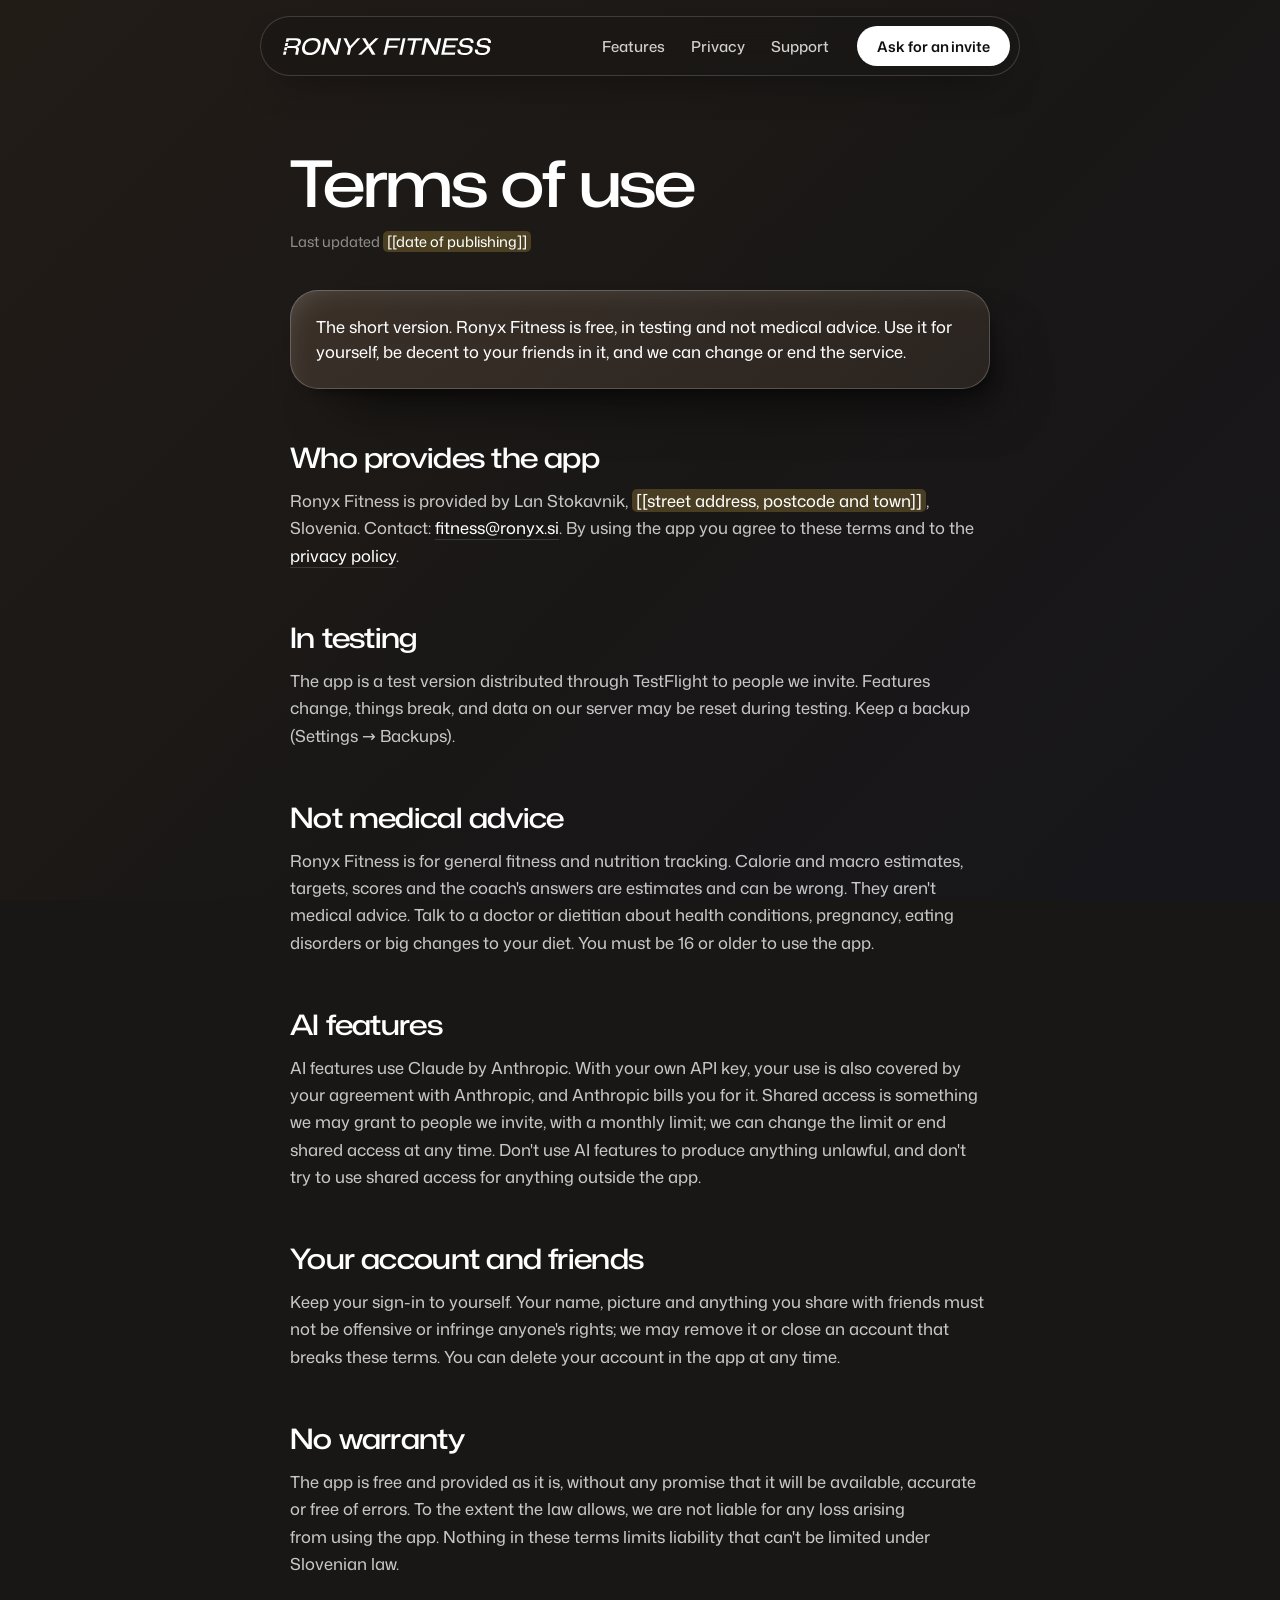
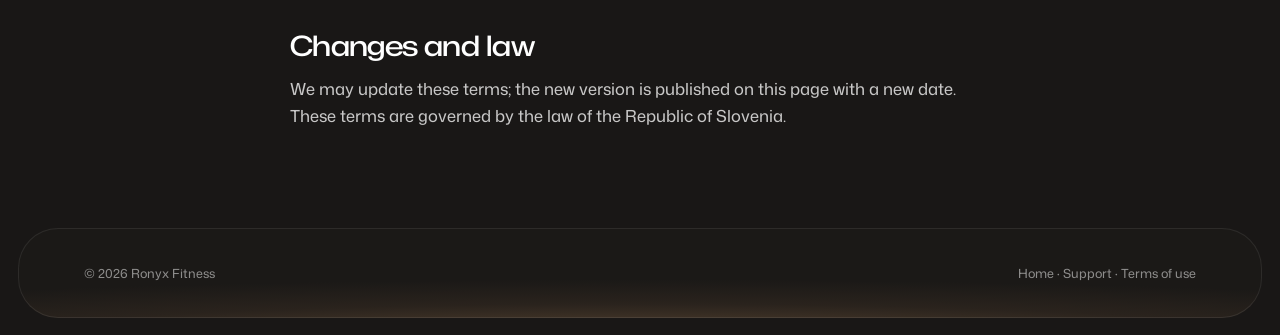
<file: terms/index.html>
<!DOCTYPE html>
<html lang="en">
<head>
<meta charset="utf-8">
<meta name="viewport" content="width=device-width, initial-scale=1, viewport-fit=cover">
<title>Terms of use · Ronyx Fitness</title>
<meta name="description" content="The terms for using Ronyx Fitness.">
<meta name="theme-color" content="#191716">
<link rel="icon" type="image/png" href="../assets/img/favicon.png">
<link rel="apple-touch-icon" href="../assets/img/apple-touch-icon.png">
<link rel="stylesheet" href="../assets/css/site.css?v=7">
</head>
<body>

<nav class="nav" aria-label="Main">
  <a class="logo" href="../" aria-label="Ronyx Fitness home"><img src="../assets/logo/ronyx-fitness-wordmark-horizontal-white.svg" alt="Ronyx Fitness" width="207" height="17"></a>
  <ul>
    <li><a href="../#features">Features</a></li>
    <li><a href="../privacy/">Privacy</a></li>
    <li><a href="../support/">Support</a></li>
  </ul>
  <a class="btn small" href="mailto:fitness@ronyx.si?subject=Ronyx%20Fitness%20invite">Ask for an invite</a>
</nav>

<main class="doc">
  <h1>Terms of use</h1>
  <p class="meta">Last updated <mark class="check">[[date of publishing]]</mark></p>

  <div class="summary pane">The short version. Ronyx Fitness is free, in testing and not medical advice. Use it for yourself, be decent to your friends in it, and we can change or end the service.</div>

  <h2>Who provides the app</h2>
  <p>Ronyx Fitness is provided by Lan Stokavnik, <mark class="check">[[street address, postcode and town]]</mark>, Slovenia. Contact: <a href="mailto:fitness@ronyx.si">fitness@ronyx.si</a>. By using the app you agree to these terms and to the <a href="../privacy/">privacy policy</a>.</p>

  <h2>In testing</h2>
  <p>The app is a test version distributed through TestFlight to people we invite. Features change, things break, and data on our server may be reset during testing. Keep a backup (Settings → Backups).</p>

  <h2>Not medical advice</h2>
  <p>Ronyx Fitness is for general fitness and nutrition tracking. Calorie and macro estimates, targets, scores and the coach's answers are estimates and can be wrong. They aren't medical advice. Talk to a doctor or dietitian about health conditions, pregnancy, eating disorders or big changes to your diet. You must be 16 or older to use the app.</p>

  <h2>AI features</h2>
  <p>AI features use Claude by Anthropic. With your own API key, your use is also covered by your agreement with Anthropic, and Anthropic bills you for it. Shared access is something we may grant to people we invite, with a monthly limit; we can change the limit or end shared access at any time. Don't use AI features to produce anything unlawful, and don't try to use shared access for anything outside the app.</p>

  <h2>Your account and friends</h2>
  <p>Keep your sign-in to yourself. Your name, picture and anything you share with friends must not be offensive or infringe anyone's rights; we may remove it or close an account that breaks these terms. You can delete your account in the app at any time.</p>

  <h2>No warranty</h2>
  <p>The app is free and provided as it is, without any promise that it will be available, accurate or free of errors. To the extent the law allows, we are not liable for any loss arising from using the app. Nothing in these terms limits liability that can't be limited under Slovenian law.</p>

  <h2>Changes and law</h2>
  <p>We may update these terms; the new version is published on this page with a new date. These terms are governed by the law of the Republic of Slovenia.</p>
</main>

<footer>
  <div class="legal" style="padding-top:36px;padding-bottom:36px;margin-top:0"><span>© 2026 Ronyx Fitness</span><span><a href="../">Home</a> · <a href="../support/">Support</a> · <a href="../terms/">Terms of use</a></span></div>
</footer>

</body>
</html>
</file>
<file: assets/css/site.css>
/* Ronyx Fitness website.
   Built on the Ronyx brand kit (Shared/ronyx-brand/ronyx.css, concept 0.3):
   same tokens, the pane and glass shapes, Mona Sans at two widths.
   The page is onyx; the hero and the privacy band are dusk panes set into it.
   App colours keep their meaning from the app (Theme.swift): orange food,
   green training, purple sleep, blue water and what the app does itself,
   yellow the phase. They mark dots, bars and chips, never body text. */

/* ---------- Fonts ---------- */
@font-face{font-family:"Mona Sans";src:url(../fonts/mona-sans-latin.woff2) format("woff2");font-weight:200 900;font-stretch:75% 125%;font-display:swap;unicode-range:U+0000-00FF,U+2013-2014,U+2018-201D,U+2026,U+20AC}
@font-face{font-family:"Mona Sans";src:url(../fonts/mona-sans-latin-ext.woff2) format("woff2");font-weight:200 900;font-stretch:75% 125%;font-display:swap;unicode-range:U+0100-024F}

/* ---------- Tokens ---------- */
:root{
  --onyx:#0F0E0D; --white:#FFFFFF;
  --ink:var(--white); --ink-soft:rgba(255,255,255,.76); --ink-faint:rgba(255,255,255,.50);
  --rule:rgba(255,255,255,.14);
  --ground:linear-gradient(135deg,#221C17 0%,#191716 55%,#17161B 100%);
  --glass:rgba(255,255,255,.07); --glass-edge:rgba(255,255,255,.20); --glass-shadow:rgba(0,0,0,.50);
  --pane-rim:rgba(255,255,255,.20); --pane-glow:rgba(255,255,255,.16);
  --pane-shadow:rgba(0,0,0,.72); --pane-contact:rgba(0,0,0,.55);
  --p1a:#3A3028; --p1b:#2A2420; --p2a:#322C29; --p2b:#252224;
  --p3a:#2B2829; --p3b:#201F25; --p4a:#3D3022; --p4b:#2B2219;
  --water:#5B93FF; --food:#FF9A3D; --training:#4CC36E; --sleep:#A584F5; --phase:#F2C94C;
  --gutter:clamp(12px,1.4vw,22px);
  --wide:1240px;
}
/* The dusk theme, used inside light panes (hero, privacy band). */
.dusk{
  --ink:var(--onyx); --ink-soft:rgba(15,14,13,.80); --ink-faint:rgba(15,14,13,.55);
  --rule:rgba(15,14,13,.16);
  --glass:rgba(255,255,255,.30); --glass-edge:rgba(255,255,255,.66); --glass-shadow:rgba(50,40,45,.26);
  --pane-rim:rgba(255,255,255,.95); --pane-glow:rgba(255,255,255,.95);
  --pane-shadow:rgba(52,44,52,.40); --pane-contact:rgba(52,44,52,.30);
  --water:#2F6FED; --food:#E8740C; --training:#2E9E4F; --sleep:#7A4FD8; --phase:#D9A520;
  color:var(--ink);
}

/* ---------- Base ---------- */
*{box-sizing:border-box;margin:0;padding:0}
html{scroll-behavior:smooth;scroll-padding-top:110px;color-scheme:dark}
body{font-family:"Mona Sans",system-ui,sans-serif;font-stretch:100%;font-weight:450;color:var(--ink);background:#191716;background-image:var(--ground);background-attachment:fixed;-webkit-font-smoothing:antialiased;min-height:100vh}
a{color:inherit;text-decoration:none}
img{display:block;max-width:100%}
:focus-visible{outline:2px solid currentColor;outline-offset:3px;border-radius:12px}
h1,h2,h3{font-stretch:125%;font-weight:520;letter-spacing:-.035em;word-spacing:.06em;text-wrap:balance}
p{text-wrap:pretty}
.sr{position:absolute;width:1px;height:1px;overflow:hidden;clip:rect(0 0 0 0);white-space:nowrap}

/* ---------- Pane and glass (as in the brand kit) ---------- */
.glass,.pane{position:relative;border-radius:var(--r,36px)}
.glass{background:var(--glass);border:1px solid var(--glass-edge);-webkit-backdrop-filter:blur(22px) saturate(1.5);backdrop-filter:blur(22px) saturate(1.5);
  box-shadow:inset 0 1px 0 rgba(255,255,255,.22),14px 20px 36px -20px var(--glass-shadow)}
.pane{background:linear-gradient(140deg,var(--a,var(--p1a)),var(--b,var(--p1b)));isolation:isolate;
  box-shadow:inset 0 0 0 1px var(--pane-rim),inset 16px 18px 30px -22px var(--pane-glow),26px 34px 54px -26px var(--pane-shadow),7px 9px 14px -8px var(--pane-contact)}

/* ---------- Controls ---------- */
.btn{display:inline-flex;align-items:center;justify-content:center;gap:10px;height:52px;padding:0 28px;border-radius:999px;background:var(--ink);color:var(--onyx);font-size:16px;font-weight:600;letter-spacing:-.005em;white-space:nowrap;transition:transform .15s ease}
.dusk .btn{color:var(--white)}
.btn:hover{transform:translateY(-1px)}
.btn.small{height:40px;padding:0 20px;font-size:14.5px}
.btn.big{height:64px;padding:0 38px;font-size:18px}
.btn svg{width:18px;height:18px}
.note{font-size:14px;font-weight:500;color:var(--ink-soft)}

/* ---------- Navigation: one floating glass pill ---------- */
.nav{position:fixed;border-radius:999px;z-index:50;top:16px;left:50%;transform:translateX(-50%);width:min(calc(100% - 24px),760px);
  display:flex;align-items:center;gap:28px;padding:9px 9px 9px 22px;
  background:rgba(25,23,22,.62);border:1px solid rgba(255,255,255,.16);-webkit-backdrop-filter:blur(22px) saturate(1.5);backdrop-filter:blur(22px) saturate(1.5);box-shadow:0 18px 40px -22px rgba(0,0,0,.7)}
.nav .logo img{height:17px;width:auto}
.nav ul{list-style:none;display:flex;gap:26px;margin-left:auto;font-size:15px;font-weight:500}
.nav ul a{opacity:.8;padding:8px 0}
.nav ul a:hover,.nav ul a[aria-current]{opacity:1}

/* ---------- Layout ---------- */
main{padding:var(--gutter)}
.band{position:relative;border-radius:40px;overflow:hidden;margin-top:var(--gutter)}
.inner{max-width:var(--wide);margin:0 auto;padding:clamp(64px,9vw,128px) clamp(20px,5vw,64px)}
.eyebrow{display:inline-flex;align-items:center;gap:9px;font-size:13.5px;font-weight:600;letter-spacing:.02em;color:var(--ink-soft)}
.eyebrow i{width:9px;height:9px;border-radius:50%;background:var(--c,var(--ink))}
h2{font-size:clamp(34px,4.4vw,64px);line-height:1.02}
.lede{margin-top:20px;font-size:clamp(17px,1.4vw,20px);line-height:1.5;color:var(--ink-soft);max-width:34em}
.center{text-align:center}
.center .lede{margin-left:auto;margin-right:auto}

/* ---------- Hero ---------- */
.hero{min-height:min(920px,100svh);background:#E9E2D6 url(../img/hero-dusk.jpg) 62% 40%/cover no-repeat;display:grid;grid-template-columns:1.05fr .95fr;align-items:center;gap:20px;padding:120px clamp(24px,5vw,80px) 0}
.hero .copy{padding-bottom:clamp(60px,8vw,110px);align-self:center}
.hero h1{font-size:clamp(44px,6.2vw,96px);line-height:.96}
.hero .lede{margin-top:26px}
.hero .actions{margin-top:34px;display:flex;align-items:center;gap:18px 24px;flex-wrap:wrap}
.hero .stage{align-self:end;display:flex;justify-content:center;position:relative;height:100%;min-height:560px}
.hero .stage .phone{position:absolute;bottom:-90px;width:min(380px,30vw)}
.hero .chip{position:absolute;z-index:3;--r:22px;padding:14px 16px;font-size:13.5px;line-height:1.35;min-width:170px}
.hero .chip b{display:block;font-size:22px;font-weight:600;font-stretch:110%;letter-spacing:-.02em}
.hero .chip.a{left:-6%;top:16%}
.hero .chip.b{right:-5%;top:60%}
.chip .bar{display:block;height:5px;border-radius:9px;background:var(--rule);margin-top:9px;overflow:hidden}
.chip .bar i{display:block;height:100%;width:var(--w);background:var(--c);border-radius:9px}

/* ---------- Phone frame (drawn, no device artwork) ---------- */
.phone{aspect-ratio:1206/2622;border-radius:15%/7%;padding:3.2%;background:linear-gradient(145deg,#4a4642,#1b1a19 40%,#2b2927);box-shadow:inset 0 0 0 1.5px rgba(255,255,255,.22),30px 44px 70px -30px rgba(0,0,0,.75)}
.phone .screen{position:relative;width:100%;height:100%;border-radius:12.5%/5.8%;overflow:hidden;background:#141312}
.phone .screen img{width:100%;height:100%;object-fit:cover;object-position:top}
.phone .screen::before{content:"";position:absolute;z-index:2;top:1.6%;left:50%;transform:translateX(-50%);width:31%;height:3.6%;border-radius:99px;background:#000}
/* Placeholder until the Simulator screenshots are in. */
.phone .ph{position:absolute;inset:0;display:flex;flex-direction:column;align-items:center;justify-content:center;gap:8px;padding:20%;text-align:center;background:linear-gradient(160deg,#2b2621,#171615 60%,#1c1b22);color:rgba(255,255,255,.55);font-size:13px;font-weight:600;letter-spacing:.06em;text-transform:uppercase}
.phone .ph::before{content:"";width:34px;height:34px;border-radius:10px;border:1.5px dashed rgba(255,255,255,.35)}

/* ---------- Works with ---------- */
.works{padding:clamp(48px,6vw,80px) 20px clamp(16px,2vw,24px)}
.works p{font-size:14px;font-weight:600;color:var(--ink-faint);letter-spacing:.04em}
.works ul{list-style:none;margin-top:20px;display:flex;justify-content:center;flex-wrap:wrap;gap:14px 44px;font-stretch:115%;font-size:clamp(18px,1.8vw,24px);font-weight:560;letter-spacing:-.01em;color:var(--ink-soft)}
.works small{display:block;margin-top:18px;font-size:13px;color:var(--ink-faint)}

/* ---------- Three cards (Food, Training, Sleep) ---------- */
.three{display:grid;grid-template-columns:repeat(3,1fr);gap:var(--gutter);margin-top:clamp(40px,5vw,64px)}
.card{--r:40px;overflow:hidden;padding:clamp(26px,2.6vw,40px) clamp(24px,2.6vw,40px) 0;display:flex;flex-direction:column;min-height:640px}
.card h3{font-size:clamp(26px,2.3vw,34px);line-height:1.05;display:flex;align-items:center;gap:12px}
.card h3 i{width:12px;height:12px;border-radius:50%;background:var(--c)}
.card p{margin-top:14px;font-size:16.5px;line-height:1.5;color:var(--ink-soft)}
.card .phone{width:78%;margin:36px auto -38%;}
.card.food{--a:#3B2C20;--b:#241D18;--c:var(--food)}
.card.training{--a:#25302A;--b:#1B201D;--c:var(--training)}
.card.sleep{--a:#2C2737;--b:#1D1B24;--c:var(--sleep)}
.card::after{content:"";position:absolute;inset:auto -20% -30% -20%;height:60%;background:radial-gradient(closest-side,color-mix(in srgb,var(--c) 22%,transparent),transparent);z-index:-1}

/* ---------- Feature band: text one side, phone with floating cards the other ---------- */
.feature{display:grid;grid-template-columns:1fr 1fr;gap:clamp(24px,4vw,64px);align-items:center}
.feature.flip .text{order:2}
.feature .text ul{list-style:none;margin-top:30px;display:grid;gap:14px;font-size:16.5px;line-height:1.45;color:var(--ink-soft)}
.feature .text li{display:flex;gap:12px}
.feature .text li::before{content:"";flex:none;width:7px;height:7px;margin-top:9px;border-radius:50%;background:var(--c,var(--ink))}
.feature .visual{position:relative;display:flex;justify-content:center;padding:20px 0}
.feature .visual .phone{width:min(330px,72%)}
.float{position:absolute;--r:22px;padding:14px 16px;font-size:13.5px;line-height:1.4;max-width:250px}
.float .t{font-weight:600;font-size:14.5px;display:flex;align-items:center;gap:8px}
.float .t i{width:8px;height:8px;border-radius:50%;background:var(--c)}
.float .s{color:var(--ink-soft);margin-top:3px}
.float .nums{display:flex;gap:16px;margin-top:10px}
.float .nums b{display:block;font-size:20px;font-weight:600;font-stretch:110%;letter-spacing:-.02em}
.float .nums span{font-size:12px;color:var(--ink-soft)}
.stepper{display:flex;align-items:center;justify-content:space-between;gap:10px;margin-top:10px;border:1px solid var(--rule);border-radius:999px;padding:4px}
.stepper span{width:34px;height:34px;border-radius:50%;display:grid;place-items:center;background:var(--glass);font-weight:600}
.stepper b{font-size:17px;font-weight:600}

/* Meal band */
.meal{--c:var(--food)}
.meal .f1{left:-2%;top:12%;--c:var(--food)}
.meal .f2{right:-4%;top:40%}
.meal .f3{left:2%;bottom:10%}

/* Coach band: onyx motif behind */
.coach{background:#1a1816 url(../img/page-onyx-hero.jpg) 30% 40%/cover no-repeat}
.coach .chat{--r:30px;width:min(520px,100%);padding:22px;display:grid;gap:12px;margin-left:auto}
.bubble{border-radius:20px;padding:12px 15px;font-size:15px;line-height:1.45;max-width:88%}
.bubble.me{justify-self:end;background:rgba(255,255,255,.92);color:var(--onyx);border-bottom-right-radius:6px}
.bubble.ai{background:rgba(255,255,255,.07);border:1px solid rgba(255,255,255,.12);border-bottom-left-radius:6px}
.bubble.ai .mini{display:flex;gap:6px;align-items:end;height:46px;margin-top:10px}
.bubble.ai .mini i{flex:1;border-radius:4px 4px 2px 2px;background:var(--food);height:var(--h);opacity:.85}
.bubble.ai .mini i.today{background:rgba(255,255,255,.85)}
.ask{--r:999px;display:flex;align-items:center;justify-content:space-between;gap:12px;padding:8px 8px 8px 22px;margin-top:6px;font-size:15.5px;color:var(--ink-soft)}
.ask span:last-child{width:38px;height:38px;border-radius:50%;background:var(--white);color:var(--onyx);display:grid;place-items:center;font-weight:700}

/* Friends band */
.friends{--c:var(--water)}
.board{--r:30px;padding:22px;width:min(440px,100%)}
.board h4{font-size:14px;font-weight:600;color:var(--ink-soft);display:flex;justify-content:space-between}
.board ol{list-style:none;margin-top:14px;display:grid;gap:10px}
.board li{display:grid;grid-template-columns:22px 36px 1fr auto;align-items:center;gap:12px;font-size:15.5px;font-weight:550}
.board li .n{color:var(--ink-faint);font-size:13.5px}
.board li .av{width:36px;height:36px;border-radius:50%;display:grid;place-items:center;font-size:13px;font-weight:650;background:var(--bg)}
.board li .sc{font-stretch:110%;font-size:20px;font-weight:600}
.board li.me{background:rgba(255,255,255,.06);border-radius:14px;margin:0 -10px;padding:6px 10px}
.parts{display:grid;grid-template-columns:repeat(4,1fr);gap:8px;margin-top:18px;padding-top:16px;border-top:1px solid var(--rule)}
.parts div{font-size:12px;color:var(--ink-soft)}
.parts b{display:block;font-size:17px;color:var(--ink);font-weight:600}
.parts i{display:block;height:4px;border-radius:9px;margin-top:6px;background:linear-gradient(90deg,var(--c) var(--w),var(--rule) var(--w))}
.split{--r:24px;padding:16px 18px;margin-top:var(--gutter);width:min(440px,100%)}
.split .chips{display:flex;gap:8px;margin-top:10px}
.split .chips span{padding:7px 14px;border-radius:999px;border:1px solid var(--rule);font-size:13.5px;font-weight:600}
.split .chips span.on{background:var(--white);color:var(--onyx);border-color:var(--white)}
.friends .visual{flex-direction:column;align-items:center}
.friends .visual .split{position:absolute;left:0;bottom:12%;width:min(300px,70%);z-index:2;animation:bob 7s ease-in-out infinite}

/* And more */
.more{display:grid;grid-template-columns:repeat(4,1fr);gap:var(--gutter);margin-top:clamp(36px,4vw,56px);list-style:none}
.more li{--r:28px;padding:24px 22px 26px;min-height:180px}
.more li:nth-child(4n+1){--a:var(--p1a);--b:var(--p1b)}
.more li:nth-child(4n+2){--a:var(--p2a);--b:var(--p2b)}
.more li:nth-child(4n+3){--a:var(--p3a);--b:var(--p3b)}
.more li:nth-child(4n+4){--a:var(--p4a);--b:var(--p4b)}
.more i{display:block;width:10px;height:10px;border-radius:50%;background:var(--c)}
.more h3{margin-top:18px;font-size:19px;line-height:1.15;letter-spacing:-.02em;font-stretch:112%}
.more p{margin-top:8px;font-size:14.5px;line-height:1.5;color:var(--ink-soft)}

/* Privacy band: dusk */
.privacy-band{background:#E7E1D7 url(../img/banner-dusk.jpg) center/cover no-repeat}
.facts{display:grid;grid-template-columns:repeat(3,1fr);gap:var(--gutter);margin-top:clamp(36px,4vw,56px);list-style:none}
.facts li{--r:28px;padding:24px;font-size:15.5px;line-height:1.5}
.facts b{display:block;font-size:18px;font-stretch:112%;letter-spacing:-.015em;margin-bottom:6px}
.privacy-band .more-link{display:inline-block;margin-top:34px;font-weight:600;border-bottom:1.5px solid currentColor;padding-bottom:3px}

/* Closing call to action */
.cta{text-align:center}
.cta .lede{margin-left:auto;margin-right:auto}
.cta .btn{margin-top:34px}
.cta .note{margin-top:16px}

/* ---------- Footer ---------- */
footer{position:relative;overflow:hidden;margin:var(--gutter);border-radius:40px;background:radial-gradient(120% 90% at 50% 125%,#5a4632 0%,#2a231d 45%,#1b1917 75%);box-shadow:inset 0 0 0 1px rgba(255,255,255,.08)}
footer .cols{max-width:var(--wide);margin:0 auto;padding:clamp(48px,6vw,80px) clamp(20px,5vw,64px) 0;display:grid;grid-template-columns:1.4fr 1fr 1fr;gap:32px}
footer .mark{width:48px;height:48px;border-radius:13px;box-shadow:0 0 0 1px rgba(255,255,255,.18),10px 14px 24px -12px rgba(0,0,0,.7)}
footer .medical{margin-top:18px;font-size:13.5px;line-height:1.55;color:var(--ink-soft);max-width:30em}
footer h4{font-size:14px;font-weight:600;margin-bottom:12px}
footer ul{list-style:none;display:grid;gap:8px;font-size:15px;color:var(--ink-soft)}
footer ul a:hover{color:var(--ink)}
footer .legal{max-width:var(--wide);margin:40px auto 0;padding:0 clamp(20px,5vw,64px);font-size:12.5px;color:var(--ink-faint);display:flex;justify-content:space-between;gap:16px;flex-wrap:wrap}
footer .giant{position:relative;margin:28px auto 0;padding:40px 4% 0;user-select:none;pointer-events:none;-webkit-mask-image:linear-gradient(180deg,#000 55%,transparent 100%);mask-image:linear-gradient(180deg,#000 55%,transparent 100%);height:clamp(90px,10vw,170px);overflow:visible}
footer .giant img{width:100%;height:auto;opacity:.9;filter:blur(var(--blur,5px));transition:filter 1.2s ease}

/* ---------- Text pages (privacy, support, terms) ---------- */
.doc{max-width:780px;margin:0 auto;padding:150px clamp(20px,5vw,40px) 80px}
.doc h1{font-size:clamp(40px,5vw,64px);line-height:1}
.doc .meta{margin-top:16px;color:var(--ink-faint);font-size:14.5px}
.doc .summary{--r:28px;margin-top:36px;padding:24px 26px;font-size:16.5px;line-height:1.55}
.doc h2{font-size:clamp(22px,2.2vw,28px);line-height:1.15;margin-top:52px;letter-spacing:-.025em}
.doc h3{font-size:18px;margin-top:28px;letter-spacing:-.015em;font-stretch:112%}
.doc p,.doc li{font-size:16.5px;line-height:1.65;color:var(--ink-soft)}
.doc p{margin-top:14px}
.doc ul{margin-top:12px;padding-left:22px;display:grid;gap:6px}
.doc a{color:var(--ink);border-bottom:1px solid var(--rule)}
.doc a:hover{border-color:var(--ink)}
.doc strong{color:var(--ink);font-weight:600}
.doc table{width:100%;border-collapse:collapse;margin-top:18px;font-size:14.5px;line-height:1.5}
.doc th,.doc td{text-align:left;vertical-align:top;padding:12px 10px;border-bottom:1px solid var(--rule)}
.doc th{color:var(--ink);font-weight:600}
.doc td{color:var(--ink-soft)}
.faq details{border-bottom:1px solid var(--rule);padding:18px 0}
.faq summary{cursor:pointer;list-style:none;font-size:18px;font-weight:600;letter-spacing:-.01em;display:flex;justify-content:space-between;gap:16px}
.faq summary::after{content:"+";font-weight:400;font-size:24px;line-height:1;color:var(--ink-soft)}
.faq details[open] summary::after{content:"–"}
.faq summary::-webkit-details-marker{display:none}
.contact{--r:28px;margin-top:36px;padding:26px;display:flex;align-items:center;justify-content:space-between;gap:20px;flex-wrap:wrap}
.contact p{margin:0}
mark.check{background:rgba(242,201,76,.22);color:var(--ink);border-radius:5px;padding:0 4px}

/* ---------- Smaller screens ---------- */
@media (max-width:1040px){
  .nav ul{display:none}
  .nav .btn{margin-left:auto}
  .hero{grid-template-columns:1fr;padding-top:120px;text-align:left}
  .hero .stage{min-height:520px}
  .hero .stage .phone{width:min(330px,62vw);bottom:-80px}
  .three{grid-template-columns:1fr;max-width:560px;margin-left:auto;margin-right:auto}
  .card{min-height:0}
  .card .phone{width:62%;margin-bottom:-30%}
  .feature,.feature.flip{grid-template-columns:1fr}
  .feature.flip .text{order:0}
  .coach .chat{margin:0}
  .more{grid-template-columns:1fr 1fr}
  .facts{grid-template-columns:1fr}
  footer .cols{grid-template-columns:1fr 1fr}
  footer .cols>div:first-child{grid-column:1/-1}
}
@media (max-width:640px){
  :root{--gutter:10px}
  .band,footer{border-radius:30px}
  .nav{top:10px;padding:7px 7px 7px 18px}
  .nav .btn{height:36px;padding:0 16px;font-size:13.5px}
  .hero .actions .btn{width:100%}
  .hero{background-image:linear-gradient(180deg,rgba(236,229,217,.88) 0%,rgba(236,229,217,.7) 45%,rgba(236,229,217,0) 68%),url(../img/hero-phone-dusk.jpg);background-position:center top}
  .hero .chip{display:none}
  .more{grid-template-columns:1fr}
  .more li{min-height:0}
  .doc{padding-top:120px}
}
@media (prefers-reduced-motion:reduce){html{scroll-behavior:auto}.btn{transition:none}}

/* ---------- Motion (only with assets/js/site.js, off with reduced motion) ---------- */
@property --w{syntax:"<percentage>";inherits:true;initial-value:0%}
.js .rv{opacity:0;transform:translateY(34px);transition:opacity .8s ease var(--d,0ms),transform .9s cubic-bezier(.2,.7,.2,1) var(--d,0ms)}
.js .rv.in{opacity:1;transform:none}
.js .card.rv .phone{transform:translateY(80px);transition:transform 1.2s cubic-bezier(.2,.7,.2,1) calc(var(--d,0ms) + 150ms)}
.js .card.rv.in .phone{transform:none}

/* Hero: phone rises in, chips float */
.js .hero .stage .phone{opacity:0;transform:translateY(120px);transition:opacity .9s ease .15s,transform 1.3s cubic-bezier(.2,.7,.2,1) .15s}
.js .hero.ready .stage .phone{opacity:1;transform:none}
.js .hero .chip{opacity:0;transition:opacity .8s ease .9s}
.js .hero .chip.in{opacity:1}
.js .hero .chip.in{animation:bob 6s ease-in-out 1.6s infinite}
.js .hero .chip.b.in{animation-duration:7s;animation-delay:2.2s}
@keyframes bob{0%,100%{transform:translateY(0)}50%{transform:translateY(-10px)}}
.js .float{animation:bob 7s ease-in-out infinite}
.js .float.f2{animation-delay:-2.3s;animation-duration:8s}
.js .float.f3{animation-delay:-4.6s}

/* Bars fill when their block comes in */
.js .chip .bar i,.js .parts i{transition:--w 1.3s cubic-bezier(.2,.7,.2,1) .4s}
.js .chip .bar i{width:0}
.js .chip.in .bar i{width:var(--w);transition:width 1.3s cubic-bezier(.2,.7,.2,1) .5s}
.js .board:not(.in) .parts i{--w:0%!important}

/* Coach chat plays in */
.js .chat .bubble,.js .chat .ask{opacity:0;transform:translateY(14px) scale(.98);transition:opacity .5s ease,transform .6s cubic-bezier(.2,.7,.2,1)}
.js .chat .bubble.on,.js .chat .ask.on{opacity:1;transform:none}
.js .bubble.ai.typing{font-size:0;line-height:0;padding:16px 18px;width:74px}
.js .bubble.ai.typing .mini{display:none}
.js .bubble.ai.typing::before{content:"";display:block;width:38px;height:8px;background:radial-gradient(circle 4px,var(--ink-soft) 98%,transparent) 0 0/13px 8px repeat-x;animation:dots 1s steps(3) infinite}
@keyframes dots{0%{opacity:.4}50%{opacity:1}}
.js .bubble.ai .mini i{height:0;transition:height .9s cubic-bezier(.2,.7,.2,1)}
.js .bubble.ai.done .mini i{height:var(--h)}
.js .bubble.ai.done .mini i:nth-child(2){transition-delay:.06s}.js .bubble.ai.done .mini i:nth-child(3){transition-delay:.12s}
.js .bubble.ai.done .mini i:nth-child(4){transition-delay:.18s}.js .bubble.ai.done .mini i:nth-child(5){transition-delay:.24s}
.js .bubble.ai.done .mini i:nth-child(6){transition-delay:.3s}.js .bubble.ai.done .mini i:nth-child(7){transition-delay:.36s}

/* Leaderboard rows slide in */
.js .board li{opacity:0;transform:translateX(-18px);transition:opacity .5s ease,transform .6s cubic-bezier(.2,.7,.2,1)}
.js .board.in li{opacity:1;transform:none}
.js .board.in li:nth-child(2){transition-delay:.1s}.js .board.in li:nth-child(3){transition-delay:.2s}.js .board.in li:nth-child(4){transition-delay:.3s}
.split .chips span{transition:background .3s ease,color .3s ease,border-color .3s ease}

/* Footer wordmark sharpens a little as it comes in */
.js footer .giant{--blur:14px}
@media (prefers-reduced-motion:reduce){*{animation:none!important}}

/* Real iPhone frames (mockup renders with the screenshot inside) replace the drawn frame. */
.phone{aspect-ratio:720/1483;border-radius:0;padding:0;background:none;box-shadow:none;filter:drop-shadow(26px 40px 44px rgba(0,0,0,.55))}
.phone>img{display:block;width:100%;height:100%}
.dusk .phone{filter:drop-shadow(26px 40px 44px rgba(52,44,52,.45))}

/* Buttons inside text pages keep their dark label (.doc a would make it white on white). */
.doc a.btn{color:var(--onyx);border-bottom:0}

/* Phones: feature visuals keep the floating cards over the phone, small. */
@media (max-width:640px){
  .feature .visual{padding:8px 0 16px}
  .feature .visual .phone{width:68%}
  .float{max-width:62%;padding:10px 12px;font-size:12px;--r:16px}
  .float .t{font-size:13px}
  .float .nums{gap:10px;margin-top:6px}
  .float .nums b{font-size:16px}
  .float .nums span{font-size:11px}
  .stepper{margin-top:6px;padding:3px}
  .stepper span{width:26px;height:26px}
  .stepper b{font-size:14px}
  .meal .f1{left:0;top:4%}
  .meal .f2{right:0;top:42%}
  .meal .f3{left:0;bottom:6%}
  .friends .visual .split{left:0;bottom:8%;width:62%;padding:10px 12px;--r:16px}
  .split .t{font-size:13px}
  .split .chips{gap:6px;margin-top:8px}
  .split .chips span{padding:5px 10px;font-size:12px}
  .coach .chat{padding:14px}
  .bubble{font-size:14px}
}

/* Score card beside the leaderboard */
.split .parts{margin-top:12px;padding-top:12px}
.split .parts b{font-size:15px}
.js .split:not(.in) .parts i{--w:0%!important}
@media (max-width:640px){.split .parts{gap:6px}.split .parts b{font-size:13px}.split .parts div{font-size:11px}}

/* ---------- And the rest of the day: pinned phone, panels wipe past it ----------
   Each panel is clipped (clip-path) and holds a position:fixed phone at the same
   spot on screen. Only the part of each phone inside its own panel shows, so the
   screen changes exactly at the panel edge. Nothing above these panels may use
   transform or filter, or fixed would stop meaning the viewport. */
.story{margin-top:var(--gutter)}
.story-head{padding-bottom:clamp(28px,4vw,56px)}
.sp{--r:24px;position:relative;max-width:calc(var(--wide) - 2*clamp(20px,5vw,64px));margin-left:auto;margin-right:auto;height:clamp(540px,72vh,640px);margin-top:16px;clip-path:inset(0 round 24px);display:flex;align-items:center}
.story-head+.sp{margin-top:0}
.sp-text{width:min(600px,48%);padding:80px 0 80px clamp(32px,5.5vw,80px)}
.sp-text h3{margin-top:14px;font-size:clamp(32px,3.8vw,56px);line-height:1.02}
.sp-text p{margin-top:18px;font-size:clamp(16.5px,1.35vw,19px);line-height:1.5;color:var(--ink-soft);max-width:30em}
.sp-fixed{position:fixed;top:50%;right:max(calc(var(--gutter) + 6vw),calc((100vw - var(--wide))/2 + clamp(20px,5vw,64px) + 72px));transform:translateY(-50%);height:min(78vh,740px);aspect-ratio:720/1483;pointer-events:none}
.sp-fixed .phone{width:100%;height:100%}
.sp-chip{position:absolute;left:-38%;bottom:16%;max-width:250px;animation:bob 7s ease-in-out infinite}
.sp-chip .s{margin-top:4px}
.sp.dusk .sp-text p{color:var(--ink-soft)}
@media (max-width:860px){
  /* Phones and small tablets: no pinning (as Bevel does under 768 px). Each card
     shows its own phone under the text, cropped by the card's bottom edge. */
  .sp{flex-direction:column;align-items:stretch;height:auto;margin-top:12px}
  .sp-text{width:auto;padding:32px 24px 0}
  .sp-text h3{font-size:clamp(28px,7.4vw,38px)}
  .sp-text p{font-size:16px}
  .sp-fixed{position:relative;top:auto;right:auto;transform:none;height:auto;width:min(78%,340px);aspect-ratio:370/516;margin:28px auto 0;overflow:hidden}
  .sp-fixed .phone{height:auto;filter:none}
  .sp-chip{left:0;bottom:auto;top:58%;max-width:76%;padding:10px 12px;font-size:12px;--r:16px}
  .sp-chip .t{font-size:13px}
}
@media (max-width:640px){.sp{--r:22px;clip-path:inset(0 round 22px)}}
</file>
